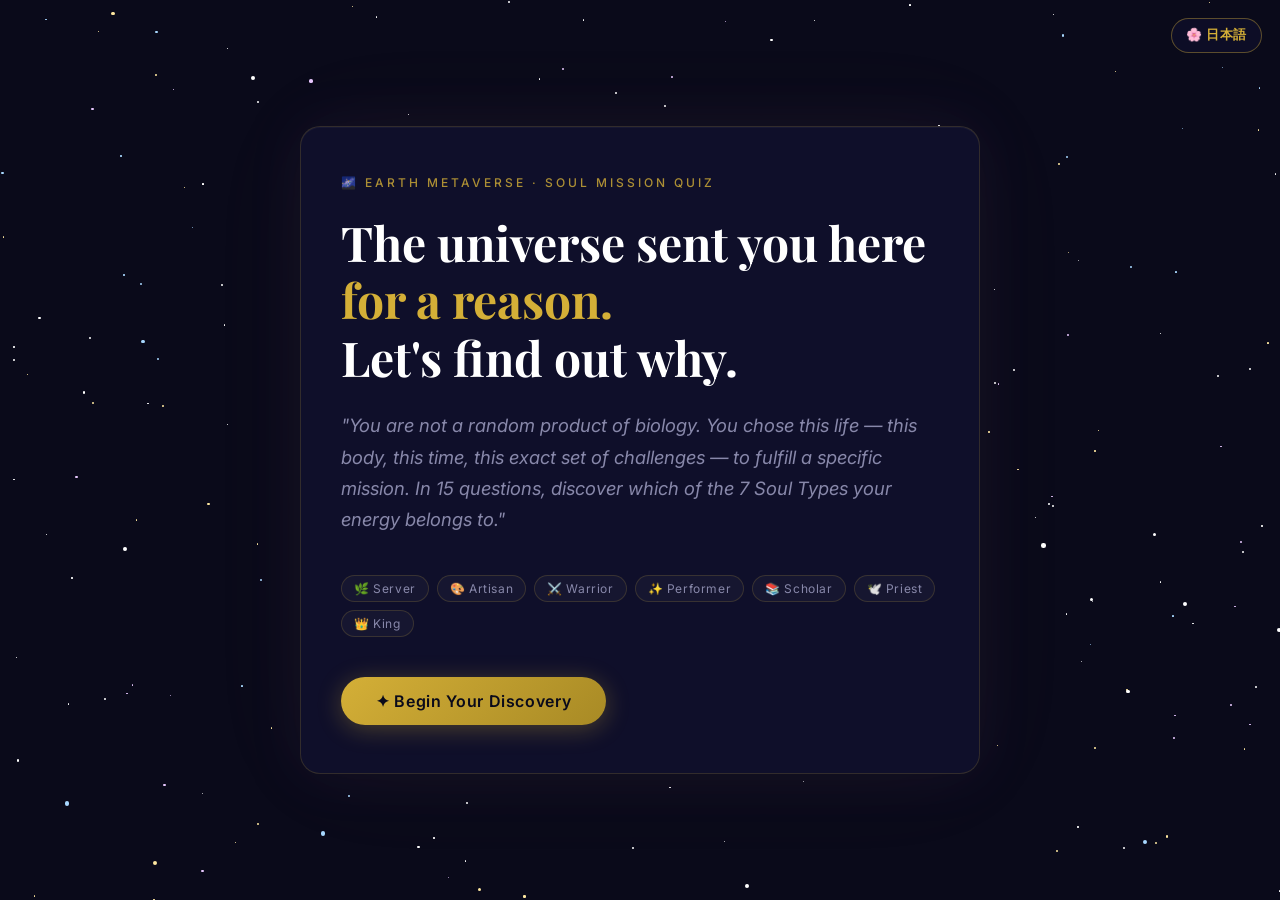
<file: index.html>
<!DOCTYPE html>
<html lang="en">
<head>
  <meta charset="UTF-8" />
  <meta name="viewport" content="width=device-width, initial-scale=1.0" />
  <title>Find Your Soul Mission · Earth Metaverse</title>
  <meta name="description" content="Discover your soul type and cosmic mission based on Nao Stanton's Earth Metaverse framework. A 15-question quiz reveals whether you are a Server, Artisan, Warrior, Performer, Scholar, Priest, or King." />
  <link rel="stylesheet" href="style.css" />
  <style>
    .lang-toggle-wrap {
      position: fixed;
      top: 18px;
      right: 18px;
      z-index: 999;
    }
    #lang-toggle {
      background: rgba(15, 15, 42, 0.85);
      border: 1px solid rgba(212,175,55,0.4);
      color: #D4AF37;
      font-family: 'Inter', sans-serif;
      font-size: 0.8rem;
      font-weight: 600;
      letter-spacing: 0.04em;
      padding: 8px 14px;
      border-radius: 20px;
      cursor: pointer;
      backdrop-filter: blur(8px);
      transition: all 0.3s ease;
      white-space: nowrap;
    }
    #lang-toggle:hover {
      background: rgba(212,175,55,0.15);
      border-color: rgba(212,175,55,0.7);
      box-shadow: 0 0 12px rgba(212,175,55,0.25);
    }
  </style>
</head>
<body>

  <!-- ── Language Toggle ────────────────────────────────────────────── -->
  <div class="lang-toggle-wrap">
    <button id="lang-toggle" onclick="window.location.href='index-jp.html'" aria-label="Switch to Japanese">🌸 日本語</button>
  </div>

  <!-- ── Star Field ─────────────────────────────────────────────────── -->
  <div class="star-field" id="star-field" aria-hidden="true"></div>

  <!-- ── App ────────────────────────────────────────────────────────── -->
  <div id="app">

    <!-- SCREEN 1: Welcome -->
    <section id="welcome-screen" class="screen active" role="main" aria-label="Welcome">
      <div class="card">
        <p class="welcome-eyebrow">🌌 Earth Metaverse · Soul Mission Quiz</p>
        <h1 class="welcome-title">
          The universe sent you here<br>
          <span class="accent">for a reason.</span><br>
          Let's find out why.
        </h1>
        <p class="welcome-subtitle">
          "You are not a random product of biology. You chose this life — this body, this time, this exact set of challenges — to fulfill a specific mission. In 15 questions, discover which of the 7 Soul Types your energy belongs to."
        </p>
        <div class="soul-types-preview" aria-label="The 7 Soul Types">
          <span class="soul-badge">🌿 Server</span>
          <span class="soul-badge">🎨 Artisan</span>
          <span class="soul-badge">⚔️ Warrior</span>
          <span class="soul-badge">✨ Performer</span>
          <span class="soul-badge">📚 Scholar</span>
          <span class="soul-badge">🕊️ Priest</span>
          <span class="soul-badge">👑 King</span>
        </div>
        <button id="begin-btn" class="btn-primary">
          ✦ Begin Your Discovery
        </button>
      </div>
    </section>

    <!-- SCREEN 1.5: Email Gate (shown before quiz starts) -->
    <section id="email-gate-screen" class="screen" role="main" aria-label="Email capture">
      <div class="card" style="max-width:480px;margin:0 auto;text-align:center;">
        <div style="font-size:2.5rem;margin-bottom:1rem;">🌌</div>
        <h2 style="font-size:1.4rem;margin-bottom:0.5rem;">Where should we send your results?</h2>
        <p style="color:rgba(255,255,255,0.7);margin-bottom:1.5rem;font-size:0.95rem;">Enter your email and we'll send your Soul Type reading + a free guide to your cosmic mission.</p>
        <form id="email-gate-form" onsubmit="submitEmailGate(event)" style="display:flex;flex-direction:column;gap:0.85rem;">
          <input
            type="text"
            id="gate-name-input"
            placeholder="Your first name"
            style="padding:0.75rem 1rem;border-radius:8px;border:1px solid rgba(212,175,55,0.4);background:rgba(255,255,255,0.07);color:#fff;font-size:1rem;outline:none;"
            required
          />
          <input
            type="email"
            id="gate-email-input"
            placeholder="Your email address"
            style="padding:0.75rem 1rem;border-radius:8px;border:1px solid rgba(212,175,55,0.4);background:rgba(255,255,255,0.07);color:#fff;font-size:1rem;outline:none;"
            required
          />
          <button type="submit" class="btn-primary" style="margin-top:0.25rem;">
            ✦ Reveal My Soul Type
          </button>
        </form>
        <p style="margin-top:1rem;font-size:0.78rem;color:rgba(255,255,255,0.4);">No spam. Unsubscribe anytime. We respect your privacy.</p>
      </div>
    </section>

    <!-- SCREEN 2: Quiz -->
    <section id="quiz-screen" class="screen" role="main" aria-label="Quiz">
      <div class="card">

        <!-- Progress -->
        <div class="progress-wrap">
          <div class="progress-meta">
            <span id="progress-text">Question 1 of 15</span>
            <span id="progress-pct">0%</span>
          </div>
          <div class="progress-track" role="progressbar" aria-valuemin="0" aria-valuemax="100" aria-valuenow="0">
            <div id="progress-bar"></div>
          </div>
        </div>

        <!-- Question -->
        <p id="question-text"></p>

        <!-- Answers -->
        <div id="answers-grid" role="group" aria-label="Answer choices"></div>

      </div>
    </section>

    <!-- SCREEN 3: Results -->
    <section id="result-screen" class="screen" role="main" aria-label="Your Soul Mission Results">
      <div class="card" style="max-width:680px;margin:0 auto;padding:2.5rem 1.5rem 3.5rem;">

        <!-- Cosmic Revelation Header -->
        <div style="text-align:center;padding:2rem 0 1.5rem;">
          <div id="result-emoji" role="img" aria-label="Soul type emoji" style="font-size:4.5rem;display:block;margin-bottom:1rem;filter:drop-shadow(0 0 24px rgba(212,175,55,0.6));"></div>
          <p style="color:rgba(212,175,55,0.7);font-size:0.8rem;letter-spacing:0.2em;text-transform:uppercase;margin:0 0 0.6rem;">Your Soul Type</p>
          <h2 id="result-name" style="font-size:clamp(2.2rem,7vw,3.2rem);font-weight:800;color:#fff;margin:0 0 0.6rem;letter-spacing:0.02em;"></h2>
          <p id="result-tagline" style="color:rgba(212,175,55,0.9);font-size:1rem;font-weight:500;letter-spacing:0.04em;margin:0;line-height:1.4;"></p>
        </div>

        <div style="text-align:center;color:rgba(212,175,55,0.35);letter-spacing:0.25em;margin:0.5rem 0 2rem;font-size:0.9rem;">✦ · · · · · ✦ · · · · · ✦</div>

        <!-- Soul Mission Card -->
        <div style="background:rgba(255,255,255,0.04);border:1px solid rgba(255,255,255,0.1);border-radius:16px;padding:1.75rem 2rem;margin-bottom:1.25rem;">
          <div style="color:#D4AF37;font-size:0.75rem;letter-spacing:0.16em;text-transform:uppercase;margin-bottom:0.75rem;font-weight:600;">⭐ Your Soul Mission</div>
          <p id="result-mission" style="color:rgba(255,255,255,0.85);line-height:1.8;margin:0;font-size:0.97rem;"></p>
        </div>

        <!-- Trap Card -->
        <div style="background:rgba(255,255,255,0.03);border:1px solid rgba(255,100,80,0.15);border-radius:16px;padding:1.75rem 2rem;margin-bottom:1.25rem;">
          <div style="color:#e07060;font-size:0.75rem;letter-spacing:0.16em;text-transform:uppercase;margin-bottom:0.75rem;font-weight:600;">⚠️ Your Matrix Trap</div>
          <p id="result-trap" style="color:rgba(255,255,255,0.8);line-height:1.8;margin:0;font-size:0.97rem;"></p>
        </div>

        <!-- Activation Card -->
        <div style="background:rgba(212,175,55,0.05);border:1px solid rgba(212,175,55,0.2);border-radius:16px;padding:1.75rem 2rem;margin-bottom:1.25rem;">
          <div style="color:#D4AF37;font-size:0.75rem;letter-spacing:0.16em;text-transform:uppercase;margin-bottom:0.75rem;font-weight:600;">⚡ Your B-Life Activation</div>
          <p id="result-activation" style="color:rgba(255,255,255,0.85);line-height:1.8;margin:0;font-size:0.97rem;"></p>
        </div>

        <!-- Planet Card -->
        <div style="background:rgba(255,255,255,0.03);border:1px solid rgba(255,255,255,0.08);border-radius:16px;padding:1.75rem 2rem;margin-bottom:1.5rem;">
          <div style="color:rgba(180,160,220,0.9);font-size:0.75rem;letter-spacing:0.16em;text-transform:uppercase;margin-bottom:0.75rem;font-weight:600;">🪐 Your Home Planet Energy</div>
          <p id="result-planet" style="color:rgba(255,255,255,0.78);line-height:1.8;margin:0;font-size:0.97rem;"></p>
        </div>

        <!-- Secondary Type -->
        <p id="secondary-type" style="text-align:center;color:rgba(255,255,255,0.5);font-size:0.88rem;line-height:1.6;margin:0 0 2rem;padding:0 0.5rem;"></p>

        <!-- Divider -->
        <div style="text-align:center;color:rgba(212,175,55,0.3);letter-spacing:0.2em;margin-bottom:2rem;font-size:0.85rem;">✦ · · · ✦ · · · ✦</div>

        <!-- Primary CTA — Gold Card -->
        <div style="
          background: linear-gradient(135deg, rgba(20,10,40,0.95) 0%, rgba(10,5,25,0.98) 100%);
          border: 1px solid rgba(212,175,55,0.4);
          border-radius: 16px;
          padding: 2rem 1.75rem;
          margin: 2rem auto;
          max-width: 420px;
          text-align: center;
          position: relative;
          overflow: hidden;
        ">
          <!-- Starfield dots (CSS) -->
          <div style="position:absolute;inset:0;background-image:radial-gradient(1px 1px at 20% 30%, rgba(255,255,255,0.3) 0%, transparent 100%), radial-gradient(1px 1px at 80% 70%, rgba(255,255,255,0.2) 0%, transparent 100%), radial-gradient(1px 1px at 50% 20%, rgba(255,255,255,0.3) 0%, transparent 100%), radial-gradient(1px 1px at 30% 80%, rgba(255,255,255,0.15) 0%, transparent 100%);pointer-events:none;"></div>
          <div style="font-size:3rem;margin-bottom:1rem;">🔮</div>
          <h3 style="font-size:1.5rem;font-weight:800;color:#fff;margin:0 0 0.75rem;line-height:1.2;">
            Unlock Your Complete Soul<br>Matrix Reading
          </h3>
          <p style="margin:0 0 1.25rem;">
            <span style="font-size:2rem;font-weight:800;color:#D4AF37;">$9</span>
            <span style="color:rgba(255,255,255,0.6);font-size:0.95rem;margin-left:0.4rem;">one-time</span>
          </p>
          <p style="color:rgba(255,255,255,0.75);font-size:0.9rem;margin:0 0 1.25rem;line-height:1.6;">
            Your soul chose this exact mission before arriving on Earth.<br>
            Now it's time to understand every layer of it.
          </p>
          <ul style="list-style:none;padding:0;margin:0 0 1.5rem;text-align:left;">
            <li style="color:rgba(255,255,255,0.85);padding:0.3rem 0;font-size:0.9rem;">✦ Full soul mission deep-dive (500–800 words)</li>
            <li style="color:rgba(255,255,255,0.85);padding:0.3rem 0;font-size:0.9rem;">✦ Shadow traits &amp; how to transcend them</li>
            <li style="color:rgba(255,255,255,0.85);padding:0.3rem 0;font-size:0.9rem;">✦ Your B-Life activation path</li>
            <li style="color:rgba(255,255,255,0.85);padding:0.3rem 0;font-size:0.9rem;">✦ Manifestation pattern unique to your type</li>
            <li style="color:rgba(255,255,255,0.85);padding:0.3rem 0;font-size:0.9rem;">✦ Ideal soul partners &amp; conflict dynamics</li>
          </ul>
          <a id="deep-read-btn" href="deep-read.html" style="
            display:block;
            background: linear-gradient(135deg, #D4AF37 0%, #F0CC50 50%, #D4AF37 100%);
            color:#1a0a2e;
            font-weight:800;
            font-size:1.05rem;
            padding:1rem 1.5rem;
            border-radius:12px;
            text-decoration:none;
            margin-bottom:0.75rem;
            text-align:center;
          ">🔑 Unlock My Full Reading — $9</a>
          <p style="color:rgba(255,255,255,0.35);font-size:0.75rem;font-style:italic;margin:0;">
            Demo: click to preview full reading (Stripe integration pending)
          </p>
        </div>

        <div style="display:flex;flex-direction:column;gap:1rem;align-items:center;margin-bottom:2rem;">
          <!-- Secondary CTA — soft -->
          <a
            href="https://www.amazon.com/dp/9798886454543"
            target="_blank"
            rel="noopener"
            style="display:block;width:100%;max-width:480px;background:rgba(212,175,55,0.07);border:1px solid rgba(212,175,55,0.35);color:rgba(212,175,55,0.85);font-weight:600;font-size:0.95rem;padding:0.95rem 1.75rem;border-radius:14px;text-decoration:none;letter-spacing:0.02em;text-align:center;transition:all 0.25s;">
            📚 Get The Earth Matrix book
          </a>
        </div>

        <!-- Retake / Print row -->
        <div style="display:flex;gap:0.75rem;justify-content:center;flex-wrap:wrap;">
          <button id="retake-btn" style="background:rgba(255,255,255,0.06);border:1px solid rgba(255,255,255,0.15);color:rgba(255,255,255,0.65);font-size:0.85rem;padding:0.6rem 1.25rem;border-radius:8px;cursor:pointer;font-family:inherit;transition:all 0.2s;">🔄 Retake Quiz</button>
          <button id="print-btn" style="background:rgba(255,255,255,0.06);border:1px solid rgba(255,255,255,0.15);color:rgba(255,255,255,0.65);font-size:0.85rem;padding:0.6rem 1.25rem;border-radius:8px;cursor:pointer;font-family:inherit;transition:all 0.2s;">🖨️ Print</button>
        </div>
        <p style="text-align:center;font-size:0.75rem;color:rgba(255,255,255,0.3);margin:0.75rem 0 0;">
          Not quite right? Each retake draws a fresh set of questions.
        </p>

      </div>
    </section>

  </div><!-- /#app -->

  <script>
    // ── Generate star field ──────────────────────────────────────────────
    (function() {
      const field = document.getElementById('star-field');
      const count = 250;
      const frag  = document.createDocumentFragment();
      for (let i = 0; i < count; i++) {
        const s = document.createElement('span');
        const size = Math.random() < 0.15 ? (Math.random() * 2.5 + 2) : (Math.random() * 1.5 + 0.8);
        s.style.cssText = [
          `left:${Math.random()*100}%`,
          `top:${Math.random()*100}%`,
          `width:${size}px`,
          `height:${size}px`,
          `--tw:${(Math.random()*5+1.5).toFixed(1)}s`,
          `animation-delay:${(Math.random()*8).toFixed(1)}s`
        ].join(';');
        frag.appendChild(s);
      }
      field.appendChild(frag);
    })();
  </script>
  <script>
    // Sync deep-read-btn href with soul type when results render
    document.addEventListener('DOMContentLoaded', function() {
      const observer = new MutationObserver(() => {
        const nameEl = document.getElementById('result-name');
        const btn = document.getElementById('deep-read-btn');
        if (nameEl && btn && nameEl.textContent) {
          btn.href = 'deep-read.html?type=' + encodeURIComponent(nameEl.textContent.trim());
        }
      });
      const nameEl = document.getElementById('result-name');
      if (nameEl) observer.observe(nameEl, { childList: true, characterData: true, subtree: true });
    });
  </script>
  <script src="question-bank.js"></script>
  <script src="quiz.js"></script>

  <!-- Pretext text measurement — auto-sizes result cards, prevents overflow -->
  <script type="module">
    import { sizeResultCard } from './pretext-measure.js';

    // Hook into the quiz's showResults by observing the result screen becoming visible
    const resultScreen = document.getElementById('result-screen');
    if (resultScreen) {
      const observer = new MutationObserver((mutations) => {
        for (const m of mutations) {
          if (m.type === 'attributes' && m.attributeName === 'class') {
            if (resultScreen.classList.contains('active')) {
              // Result screen just became visible — measure text
              // Small delay to let textContent settle
              requestAnimationFrame(() => {
                sizeResultCard('16px Inter, sans-serif', 26);
              });
            }
          }
        }
      });
      observer.observe(resultScreen, { attributes: true });
    }
  </script>
</body>
</html>
</file>
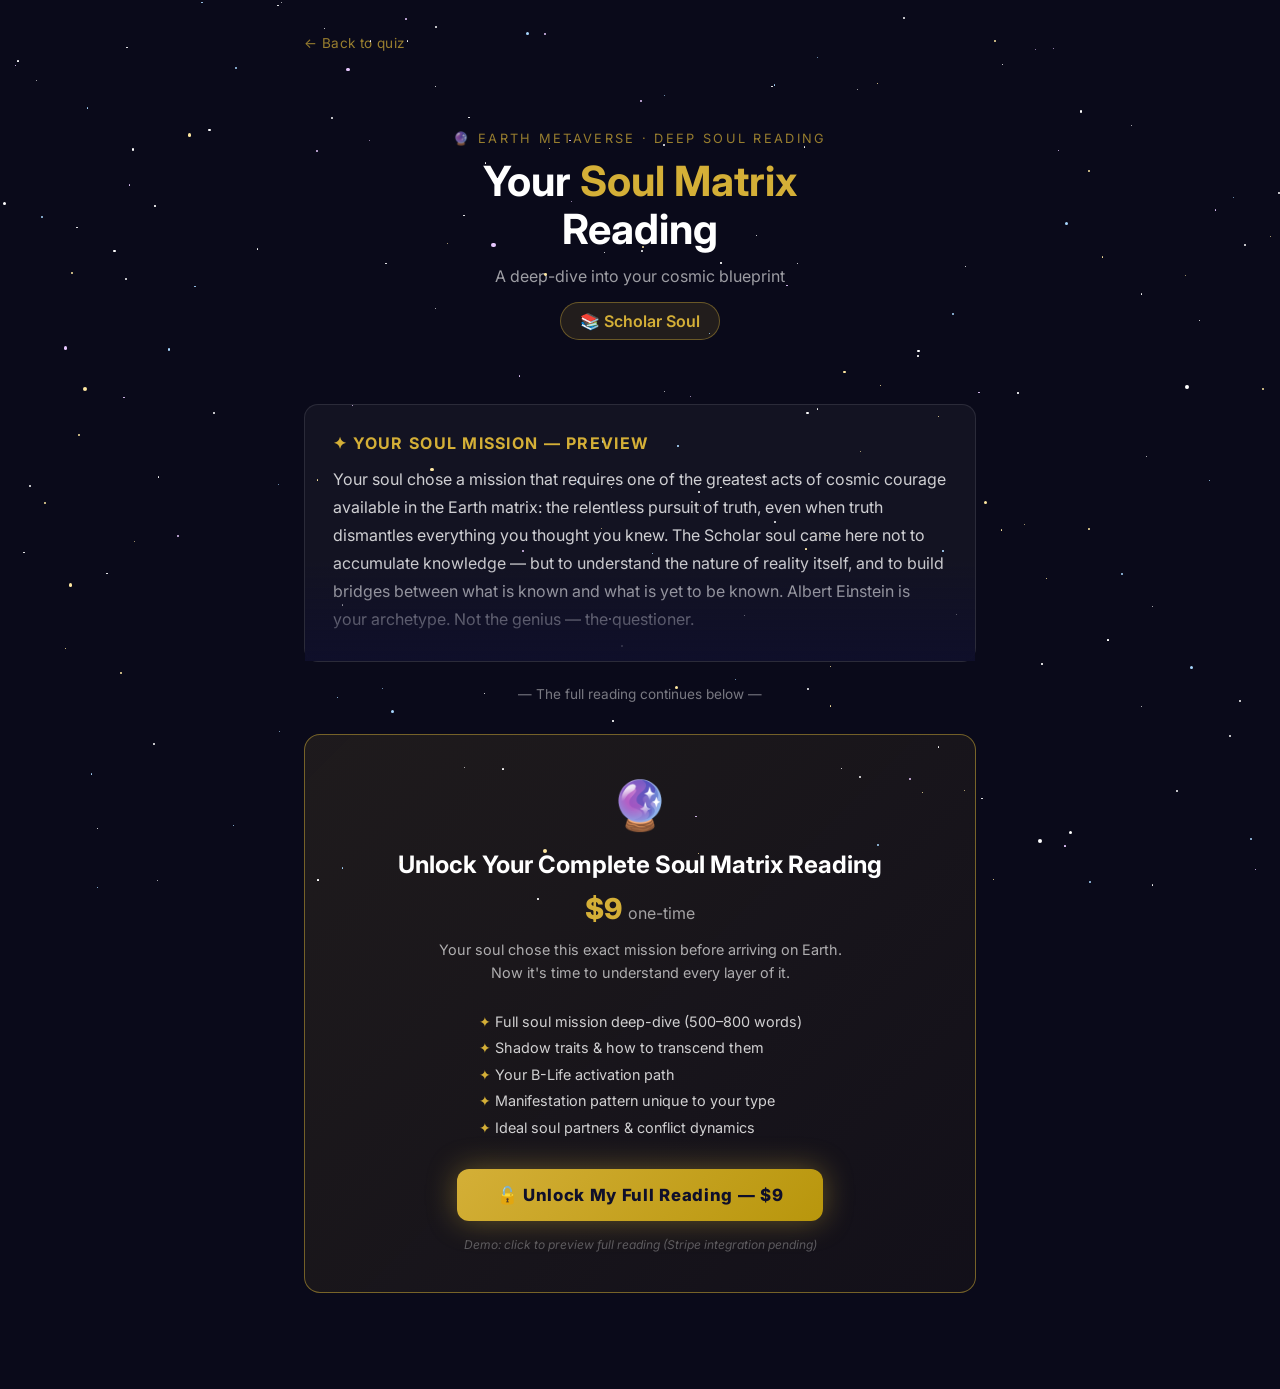
<file: deep-read.html>
<!DOCTYPE html>
<html lang="en">
<head>
  <meta charset="UTF-8" />
  <meta name="viewport" content="width=device-width, initial-scale=1.0" />
  <title>Deep Soul Matrix Reading · Earth Metaverse</title>
  <meta name="description" content="Your complete Soul Matrix Reading — a 500-800 word deep dive into your soul mission, shadow traits, activation path, and manifestation pattern." />
  <link rel="stylesheet" href="style.css" />
  <style>
    .deep-read-wrap {
      max-width: 720px;
      margin: 0 auto;
      padding: 2rem 1.5rem 4rem;
    }
    .dr-header {
      text-align: center;
      padding: 3rem 0 2rem;
    }
    .dr-eyebrow {
      color: rgba(212,175,55,0.7);
      font-size: 0.8rem;
      letter-spacing: 0.18em;
      text-transform: uppercase;
      margin-bottom: 0.75rem;
    }
    .dr-title {
      font-size: clamp(1.8rem, 5vw, 2.6rem);
      font-weight: 700;
      color: #fff;
      line-height: 1.15;
      margin-bottom: 0.75rem;
    }
    .dr-title .accent { color: #D4AF37; }
    .dr-sub {
      color: rgba(255,255,255,0.6);
      font-size: 1rem;
    }

    .soul-type-badge {
      display: inline-flex;
      align-items: center;
      gap: 0.5rem;
      background: rgba(212,175,55,0.12);
      border: 1px solid rgba(212,175,55,0.4);
      border-radius: 30px;
      padding: 0.5rem 1.2rem;
      color: #D4AF37;
      font-size: 1rem;
      font-weight: 600;
      margin: 1rem 0 2rem;
    }

    .teaser-section {
      background: rgba(255,255,255,0.04);
      border: 1px solid rgba(255,255,255,0.1);
      border-radius: 14px;
      padding: 1.75rem;
      margin-bottom: 1.5rem;
      position: relative;
    }
    .teaser-section h3 {
      color: #D4AF37;
      font-size: 1rem;
      letter-spacing: 0.08em;
      text-transform: uppercase;
      margin: 0 0 0.75rem;
    }
    .teaser-section p {
      color: rgba(255,255,255,0.8);
      line-height: 1.75;
      margin: 0;
    }
    .teaser-fade {
      position: relative;
    }
    .teaser-fade::after {
      content: '';
      position: absolute;
      bottom: 0; left: 0; right: 0;
      height: 100px;
      background: linear-gradient(transparent, #0f0f2a);
      pointer-events: none;
    }

    /* Paywall */
    .paywall-card {
      background: linear-gradient(135deg, rgba(212,175,55,0.1), rgba(180,130,20,0.05));
      border: 1px solid rgba(212,175,55,0.5);
      border-radius: 16px;
      padding: 2.5rem 2rem;
      text-align: center;
      margin: 2rem 0;
    }
    .paywall-card .pw-icon { font-size: 3rem; margin-bottom: 1rem; }
    .paywall-card h2 {
      color: #fff;
      font-size: 1.5rem;
      font-weight: 700;
      margin: 0 0 0.5rem;
    }
    .paywall-card .pw-price {
      color: #D4AF37;
      font-size: 1.8rem;
      font-weight: 800;
      margin: 0.75rem 0;
    }
    .paywall-card .pw-desc {
      color: rgba(255,255,255,0.65);
      font-size: 0.9rem;
      margin: 0 0 1.5rem;
      line-height: 1.6;
    }
    .pw-features {
      list-style: none;
      padding: 0;
      margin: 0 0 1.75rem;
      text-align: left;
      display: inline-block;
    }
    .pw-features li {
      color: rgba(255,255,255,0.8);
      font-size: 0.9rem;
      padding: 0.3rem 0;
    }
    .pw-features li::before { content: '✦ '; color: #D4AF37; }

    .btn-unlock {
      display: inline-block;
      background: linear-gradient(135deg, #D4AF37, #b8960c);
      color: #0f0f2a;
      font-weight: 800;
      font-size: 1.05rem;
      padding: 1rem 2.5rem;
      border-radius: 12px;
      border: none;
      cursor: pointer;
      letter-spacing: 0.04em;
      text-decoration: none;
      box-shadow: 0 0 30px rgba(212,175,55,0.4);
      transition: all 0.2s;
    }
    .btn-unlock:hover { opacity: 0.9; transform: translateY(-1px); }

    .mock-note {
      font-size: 0.75rem;
      color: rgba(255,255,255,0.3);
      margin-top: 1rem;
      font-style: italic;
    }

    /* Full reading (locked by default) */
    #full-reading { display: none; }
    .reading-section {
      background: rgba(255,255,255,0.04);
      border: 1px solid rgba(255,255,255,0.08);
      border-radius: 14px;
      padding: 1.75rem;
      margin-bottom: 1.5rem;
    }
    .reading-section h3 {
      color: #D4AF37;
      font-size: 0.85rem;
      letter-spacing: 0.15em;
      text-transform: uppercase;
      margin: 0 0 1rem;
    }
    .reading-section p {
      color: rgba(255,255,255,0.82);
      line-height: 1.8;
      margin: 0 0 1rem;
    }
    .reading-section p:last-child { margin: 0; }

    .cosmic-divider {
      text-align: center;
      color: rgba(212,175,55,0.4);
      letter-spacing: 0.2em;
      margin: 1.5rem 0;
    }

    .back-link {
      display: inline-block;
      color: rgba(212,175,55,0.7);
      font-size: 0.85rem;
      text-decoration: none;
      margin-bottom: 2rem;
      letter-spacing: 0.03em;
    }
    .back-link:hover { color: #D4AF37; }
  </style>
</head>
<body>
  <div class="star-field" id="star-field" aria-hidden="true"></div>

  <div class="deep-read-wrap">
    <a class="back-link" href="index.html">← Back to quiz</a>

    <div class="dr-header">
      <p class="dr-eyebrow">🔮 Earth Metaverse · Deep Soul Reading</p>
      <h1 class="dr-title">Your <span class="accent">Soul Matrix</span><br>Reading</h1>
      <p class="dr-sub">A deep-dive into your cosmic blueprint</p>
      <div id="type-badge" class="soul-type-badge">Loading your type...</div>
    </div>

    <!-- TEASER (20% free) -->
    <div id="teaser-wrap">
      <div class="teaser-section teaser-fade">
        <h3>✦ Your Soul Mission — Preview</h3>
        <p id="teaser-text">Loading your reading...</p>
      </div>
      <p style="color:rgba(255,255,255,0.45);font-size:0.85rem;text-align:center;margin:0.5rem 0 1.5rem;">
        — The full reading continues below —
      </p>

      <!-- PAYWALL -->
      <div class="paywall-card" id="paywall-card">
        <div class="pw-icon">🔮</div>
        <h2>Unlock Your Complete Soul Matrix Reading</h2>
        <div class="pw-price">$9 <span style="font-size:1rem;font-weight:400;color:rgba(255,255,255,0.6);">one-time</span></div>
        <p class="pw-desc">Your soul chose this exact mission before arriving on Earth.<br>Now it's time to understand every layer of it.</p>
        <ul class="pw-features">
          <li>Full soul mission deep-dive (500–800 words)</li>
          <li>Shadow traits & how to transcend them</li>
          <li>Your B-Life activation path</li>
          <li>Manifestation pattern unique to your type</li>
          <li>Ideal soul partners & conflict dynamics</li>
        </ul>
        <!-- Stripe placeholder — wire real link later -->
        <a href="https://buy.stripe.com/STRIPE_PAYMENT_LINK" class="btn-unlock" id="stripe-btn" onclick="mockUnlock(event)">
          🔓 Unlock My Full Reading — $9
        </a>
        <p class="mock-note">Demo: click to preview full reading (Stripe integration pending)</p>
      </div>
    </div>

    <!-- FULL READING (revealed after payment) -->
    <div id="full-reading">
      <div class="cosmic-divider">✦ · · · ✦ · · · ✦</div>
      <p style="text-align:center;color:#D4AF37;font-size:0.85rem;letter-spacing:0.1em;text-transform:uppercase;margin-bottom:2rem;">
        ✅ Soul Matrix Reading Unlocked
      </p>

      <div class="reading-section">
        <h3>🌟 Your Deep Soul Mission</h3>
        <p id="reading-mission"></p>
      </div>

      <div class="reading-section">
        <h3>🌑 Shadow Traits & Transcendence</h3>
        <p id="reading-shadow"></p>
      </div>

      <div class="reading-section">
        <h3>⚡ Your B-Life Activation Path</h3>
        <p id="reading-activation"></p>
      </div>

      <div class="reading-section">
        <h3>🌀 Manifestation Pattern</h3>
        <p id="reading-manifestation"></p>
      </div>

      <div class="reading-section">
        <h3>💫 Soul Partners & Conflict Dynamics</h3>
        <p id="reading-partners"></p>
      </div>

      <div style="margin-top:2rem;padding:1.5rem;background:rgba(212,175,55,0.07);border:1px solid rgba(212,175,55,0.25);border-radius:12px;text-align:center;">
        <p style="color:#D4AF37;font-size:1rem;font-weight:600;margin:0 0 0.75rem;">Ready to go even deeper?</p>
        <a href="https://www.amazon.com/dp/9798886454543" target="_blank" rel="noopener" style="display:inline-block;background:linear-gradient(135deg,#D4AF37,#b8960c);color:#0f0f2a;font-weight:700;font-size:0.95rem;padding:0.85rem 2rem;border-radius:10px;text-decoration:none;letter-spacing:0.03em;box-shadow:0 0 24px rgba(212,175,55,0.35);">
          📖 Get the full Earth Matrix book →
        </a>
      </div>
    </div>
  </div>

  <script>
    // ── Star field ──────────────────────────────────────────────────────
    (function() {
      const field = document.getElementById('star-field');
      const frag = document.createDocumentFragment();
      for (let i = 0; i < 200; i++) {
        const s = document.createElement('span');
        const size = Math.random() < 0.15 ? (Math.random() * 2.5 + 2) : (Math.random() * 1.5 + 0.8);
        s.style.cssText = `left:${Math.random()*100}%;top:${Math.random()*100}%;width:${size}px;height:${size}px;--tw:${(Math.random()*5+1.5).toFixed(1)}s;animation-delay:${(Math.random()*8).toFixed(1)}s`;
        frag.appendChild(s);
      }
      field.appendChild(frag);
    })();

    // ── Deep reading data per soul type ────────────────────────────────
    const READINGS = {
      'Server': {
        emoji: '🌿',
        teaser: "You arrived on Earth with a soul coded for one of the most profound missions in the cosmos: the art of devoted service. Not servitude — service. There is a vast difference. The Server soul chose to experience Earth through the lens of love made tangible — love that shows up, rolls up its sleeves, and holds space for others when the world feels heavy. Your soul has done this across lifetimes. You are the one people call when they don't know who else to call.",
        mission: "Your soul mission as a Server is to demonstrate that love, when expressed through consistent, devoted care, can shift entire realities. You did not come to Earth to be a background character. You came to be the living proof that selfless giving — done from a place of overflowing abundance rather than depletion — is one of the highest frequencies a human can embody.\n\nThe Earth matrix will test you by placing you in roles that drain before they restore. It will engineer situations that exploit your natural generosity, hoping you'll conclude that service is a burden. Your final exam is to discover that the source of your service is infinite — not your personal reserves, but the universal love that flows through you when you're aligned. Mother Teresa didn't serve from her own energy. She served from Source. That's the Server's secret.\n\nYou are here to model a new kind of power — the power of showing up fully for others while never abandoning yourself. Every relationship you enter is a classroom. Every act of giving is a transmission of cosmic love into the low-dimensional game of Earth.",
        shadow: "Your primary shadow is what the Earth Matrix framework calls Bondage — the gradual erosion of self through over-conformity to others' needs and values. Because your natural frequency is service, the matrix exploits this by surrounding you with takers. Not evil people — just people playing their own Earth game, who happen to need what you freely offer.\n\nThe shadow manifests as chronic exhaustion, resentment that surprises even you, and a deep, private question: 'Does anyone actually see me?' This question is the crack in the armor. It points to the real wound: you have been serving from fear — fear of being unworthy of love unless you're useful.\n\nTranscendence begins when you recognize that your soul mission is to serve from joy, not from scarcity. Practice saying no as a spiritual act. Every boundary you set is an act of love — it models self-respect to the people you serve, and keeps your channel clear for the service you're actually here to give.",
        activation: "Your B-Life activates the moment you shift from reactive service to intentional service. This means choosing who you serve, why, and from what energetic state — rather than responding to whoever shows up with the loudest need.\n\nPractical activation steps: (1) Identify the three relationships in your life that leave you feeling most depleted. Ask honestly — are you serving from love or from obligation? (2) Communicate one need you've been suppressing out of fear of burdening others. Notice what happens. (3) Find one daily practice that restores you before you give — and protect it like a sacred ritual. This is not selfishness. This is soul maintenance. (4) Order from your alien support team (soul family): 'Please show me who I'm truly here to serve, and remove people from my path who drain without reciprocating.' Be specific. Expect the shift within 21 days.",
        manifestation: "Server souls manifest through relationship alchemy — the ability to create reality shifts for others that simultaneously create shifts for themselves. Your manifestation pattern is not solo visualization. It's co-creation.\n\nYou manifest fastest when: you are actively in service to someone else's dream alongside your own. Your energy is activated by the joy of others. This is not a weakness — it is your design. Find what you want to create, find a partner or community who benefits from it, and watch how quickly the universe conspires.\n\nThe conflict-block most common to Servers: the belief that wanting for yourself is selfish. 'But I'm supposed to serve others' is the story that keeps you manifesting for others while starving yourself. Release the 'but.' The universe doesn't distinguish your needs as less worthy. Order precisely, without the apology.",
        partners: "Server souls are most harmonically aligned with Warrior and Priest soul types. Warriors provide the protection and decisiveness that Servers often lack for themselves — they will fight for the Server's wellbeing when the Server won't. Priests offer the spiritual validation and higher-truth perspective that helps Servers understand their mission at the cosmic level.\n\nConflict arises most intensely with King souls. Kings — natural leaders who expect the world to organize around their vision — can unconsciously weaponize the Server's generosity. This is not malice; it's two missions playing out their Earth game. The Server learns sovereignty from this friction. The King learns humility.\n\nArtisan souls make wonderful creative partners for Servers — the Artisan builds what the Server nurtures, and together they create something neither could achieve alone. Watch for Scholar souls who intellectualize rather than reciprocate — this can feel like a one-sided dynamic unless the Scholar is fully in their B-Life mission."
      },

      'Artisan': {
        emoji: '🎨',
        teaser: "Your soul coded itself for one of the most expressive missions in the Earth matrix: to build, shape, and infuse the world with meaning through creative force. Not art in the narrow sense — art in the cosmic sense. Every problem you encounter, you see as a canvas. Every relationship is a collaboration. Every system you touch gets redesigned. This is not a quirk. It is the signature of a soul who chose the Artisan mission before stepping into this body.",
        mission: "The Artisan soul mission is to demonstrate that reality itself is malleable — that the universe responds to creative intention with co-creative magic. You came to Earth to be living proof that imagination, when focused and executed, can change the material world. Your mission is not just to make beautiful things. It is to make things that wake people up.\n\nEvery Artisan carries a unique creative frequency — a specific way of seeing the world that no one else has. The Earth matrix will try to standardize you. School, corporate structures, social norms — all designed to sand down your edges and make you useful in predictable ways. Your exam is to remember that your edges are the mission.\n\nCoco Chanel didn't revolutionize fashion by following rules. She revolutionized it by dismantling them with beauty. That's the Artisan model. Your soul is here to show that the 'right way' is a suggestion, and that love expressed through original creation is one of the highest transmissions possible in this dimension.",
        shadow: "The Artisan's shadow is Artifice — the corruption of creative power for strategic deception. This is not about being dishonest. It's about using your incredible ability to craft narratives, aesthetics, and experiences in service of manipulation rather than liberation.\n\nIt shows up subtly: crafting a version of yourself designed to be loved rather than to be authentic. Building a life that looks like the Artisan mission but is actually optimized for applause. The difference between art that liberates and art that performs is the intention behind it.\n\nThe deeper shadow is creative paralysis born from perfectionism. Because Artisans feel things at high resolution, the gap between vision and execution can feel devastating. The matrix exploits this — it convinces you that if you can't do it perfectly, you shouldn't do it at all. This is the trap. Your B-Life breakthrough is releasing the need for the outcome to match the vision perfectly. Ship the imperfect thing. The universe will complete it.",
        activation: "Your B-Life activates when you stop creating for approval and start creating from transmission. This is the moment your Artisan power becomes fully unleashed — when the work stops being about you and starts being about the frequency it carries.\n\nActivation steps: (1) Identify one creative project you've been delaying because it 'isn't ready.' Set a launch date within 30 days. The universe will meet your commitment. (2) Audit your creative environment — is it designed for your most expansive thinking, or is it cluttered with others' energy? Clear it. (3) Order from your alien team: 'I am ready to receive the specific creative mission I came to Earth to complete. Show me the next step.' (4) Find one person in your life who benefits from what you create and share your work directly with them this week. Their response will recalibrate your compass.",
        manifestation: "Artisan souls are among the most powerful manifestors in the soul type spectrum — but only when the creative channel is clear. Your manifestation works through vivid sensory imagination. You don't just visualize; you architect. You feel the texture, hear the sound, inhabit the reality before it exists.\n\nYour block is the 'but I don't know how' story. Artisans often see the end vision clearly but get tangled in logistics. The solution: order the vision, release the method entirely. Your alien team's job is the how. Your job is the what and why.\n\nYou manifest fastest in physical creative flow states — when your hands are building, painting, writing, cooking, designing. These states open your channel. Schedule them like business meetings.",
        partners: "Artisans harmonize most naturally with Scholar and Performer souls. Scholars bring the intellectual framework that gives Artisan vision context and depth. Performers bring the amplification — they take what the Artisan creates and broadcast it to the world. This is a powerful creative-distribution partnership.\n\nConflict arises with Server souls when the Server's need for stability clashes with the Artisan's need for chaos and experimentation. Neither is wrong — these are just different mission frequencies. The growth edge for Artisans in these relationships is learning to communicate the 'why' behind the creative disruption.\n\nWarrior souls can be powerful protectors of Artisan creations — they provide the structure and boundaries that let Artisan energy flow safely. Watch for codependency traps with Priest souls who can become overly idealistic about what the Artisan should be creating."
      },

      'Warrior': {
        emoji: '⚔️',
        teaser: "Before you arrived on Earth, your soul made a choice that takes cosmic courage: to play as a Warrior. Not a fighter — a champion. Your soul coded itself to move toward challenges that others move away from, to stand in the gap when the gap needs filling, and to protect what matters with a ferocity that comes not from anger but from love. That love-fueled courage is your signature in the Earth matrix.",
        mission: "The Warrior soul mission is to demonstrate that true strength is love in action — courage that protects, resilience that inspires, and justice that heals rather than wounds. You came to Earth to show that battles can be won without violence, that standing firm is not the same as being hard, and that the most powerful shield is integrity.\n\nMahatma Gandhi is the Warrior archetype at full activation — someone who absorbed enormous pressure without becoming what he opposed. That is the Warrior's final exam: to fight the battle without becoming the battle. Every Warrior carries this test. The matrix will engineer situations that tempt you to coerce — to force your version of justice onto others. The invitation is always to find the higher path.\n\nYour soul mission gives you access to a reservoir of strength that other soul types don't have. You can endure what would break others. But this strength is meant to be channeled — into causes larger than yourself, into protection of those who cannot protect themselves, into the courageous conversations no one else will have.",
        shadow: "The Warrior's shadow is Coercion — the belief that your justice is absolute and that forcing others to comply is acceptable. This shadow activates when the Warrior has been hurt, when the system has failed, when evil has gone unchecked. The righteous anger is real. The urge to override is understandable. But it is the trap.\n\nThe subtler shadow is rigidity — becoming so attached to your values and your version of the right path that you lose the flexibility to adapt, learn, and evolve. Warriors can become trapped in fights that were already over, defending positions that no longer serve the mission.\n\nTranscendence: The Warrior who learns to distinguish between battles worth fighting and battles the ego is attached to wins on every front. Ask in every conflict: 'Is this my mission to fight, or is this my wound speaking?' The answer will guide you.",
        activation: "Your B-Life activates when you direct your Warrior energy toward your own liberation first — before protecting everyone else. The matrix exploits Warriors by surrounding them with fights to fight, people to protect, injustices to correct. It keeps you perpetually deployed in others' battles while your own soul mission sits waiting.\n\nActivation steps: (1) Identify the battle you've been fighting longest that has produced the least results. Consider releasing it — not in defeat, but as a strategic withdrawal to conserve energy for your actual mission. (2) Write down the three causes, people, or values you would fight for at any cost. These are your alignment indicators. (3) Ask your alien team: 'Direct my Warrior energy to its highest-purpose battle. Show me where my courage creates the most cosmic impact.' (4) Practice receiving protection. Warriors often cannot accept help — the B-Life upgrade is learning that strength includes the ability to be held.",
        manifestation: "Warrior souls manifest through decisive action and commitment. Your manifestation pattern is not passive visualization — it is bold declaration followed by relentless movement. When you commit to something fully, the universe clears the path at extraordinary speed.\n\nYour block is the shadow fighter: taking action that's actually combat with the old reality rather than movement toward the new one. Pushing against what you don't want uses the same energy as moving toward what you do want — but produces opposite results. Redirect the warrior energy from 'against' to 'toward.'\n\nYou manifest fastest when there is a worthy opponent — not a person, but a challenge large enough to activate your full capacity. Set goals that scare you. The Warrior's power fully awakens only when the stakes are real.",
        partners: "Warriors harmonize most naturally with Server and Artisan souls. Servers provide the nurturing and softness that Warriors need to restore between battles — a safe harbor where armor can be set down. Artisans offer the creative vision that gives the Warrior's strength a direction and a cause worth fighting for.\n\nThe most generative conflict is with Priest souls. Priests operate from universal love and tend to see the humanity in everyone — including the Warrior's adversaries. This friction can feel maddening, but it teaches the Warrior the highest form of the mission: fighting for love itself.\n\nKing souls are powerful allies when their missions are aligned — together, Warrior and King can move mountains. The danger is when the King's authority and the Warrior's sense of justice diverge. Establish mutual respect and clear agreements before partnering deeply."
      },

      'Performer': {
        emoji: '✨',
        teaser: "Your soul chose one of the most high-frequency missions in the cosmic game: to illuminate. Not to be seen — to illuminate. There is a difference that the Earth matrix works hard to obscure. The Performer soul came to Earth to use the full spectrum of human expression — voice, presence, storytelling, energy — to wake people up, move them, and remind them that they're alive. Every room you enter changes when you arrive. That is not accident. That is mission.",
        mission: "The Performer soul mission is to use expression as a vehicle for soul activation. Your presence in the world is not incidental — it is intentional, chosen at the soul level specifically because Earth is a stage where your frequency can create maximum impact.\n\nOprah Winfrey is the Performer archetype at full activation: using personal story, emotional authenticity, and platform to create transformation in millions. Not performance in the shallow sense — performance as transmission. Every time Oprah shares her own wound in service of healing someone else's, she's executing the Performer mission perfectly.\n\nYour soul came here specifically for this — the ability to feel at full volume, translate that feeling into expression, and create resonance in others. The matrix will try to reduce this to 'neediness for attention.' Don't believe it. Your emotional sensitivity is not a weakness to manage. It is your superpower.",
        shadow: "The Performer's shadow is Oration — using expressive ability to persuade, manipulate, or impose rather than to liberate. This is the Performer corrupted: the charismatic leader who uses their platform to create followers rather than free thinkers. The speaker who moves people toward dependency rather than empowerment.\n\nThe subtler shadow is the attention trap: performing for validation rather than transmission. When the Performer's self-worth becomes tied to the audience's response, the mission gets hijacked. Suddenly the goal is applause, not awakening. The work gets calibrated to what lands, not what's true.\n\nTranscendence is found in performing for an audience of one: yourself. When your expression is true regardless of response, you've broken the matrix's hold. Practice creating something that you will never share. Notice how it feels. That feeling is the source.",
        activation: "Your B-Life activates when your expression becomes fearless — when you stop editing yourself for the room and start trusting that the right people will be activated by your full frequency.\n\nActivation steps: (1) Identify the most authentic piece of your story that you've been afraid to share publicly. Find one safe space to share it this week. Notice the response. (2) Audit your current platforms and expressions — which ones feel like you, and which feel like a performance of who you think you should be? (3) Ask your alien team: 'Show me the specific expression I came to Earth to make. Give me the courage and the platform to deliver it fully.' (4) Find one creative discipline that has no audience — journaling, private dance, unshared voice memos — and do it daily. This is where your truest Performer energy recharges.",
        manifestation: "Performer souls are extraordinary manifestors through the power of vision and declaration. You don't just imagine — you inhabit. You can feel the future reality so vividly that parallel reality shift happens faster for you than almost any other soul type.\n\nYour block is performing your manifestation rather than feeling it. If your visualizations are staged — if you're 'doing' the vision rather than genuinely experiencing it — the universe receives a theatrical transmission, not a real one. Get underneath the performance to the actual feeling.\n\nYou manifest fastest when speaking your desires aloud to someone who believes in you. The act of articulating your desired reality in the presence of a witness activates the Performer's manifestation power at its highest level.",
        partners: "Performers harmonize most beautifully with Artisan and Scholar souls. Artisans create the work; Performers broadcast it. This is one of the most productive creative partnerships in the soul type matrix. Scholar souls ground the Performer's emotional intensity with perspective and analysis — they're the sounding board that makes the Performer's ideas sharper.\n\nConflict arises most intensely with Warrior souls who can interpret the Performer's expressiveness as drama or instability. The growth edge here is enormous for both: the Performer learns discipline and follow-through from the Warrior; the Warrior learns emotional intelligence and flexibility from the Performer.\n\nServer souls make devoted partners who genuinely celebrate the Performer — but watch for the dynamic where the Performer takes the Server's generosity for granted. The Performer's B-Life includes learning reciprocity."
      },

      'Scholar': {
        emoji: '📚',
        teaser: "Your soul chose a mission that requires one of the greatest acts of cosmic courage available in the Earth matrix: the relentless pursuit of truth, even when truth dismantles everything you thought you knew. The Scholar soul came here not to accumulate knowledge — but to understand the nature of reality itself, and to build bridges between what is known and what is yet to be known. Albert Einstein is your archetype. Not the genius — the questioner.",
        mission: "The Scholar soul mission is to illuminate the hidden architecture of reality — the patterns, principles, and profound truths that lie beneath the surface of the visible world. Your soul chose to experience Earth through the lens of inquiry, and your greatest gift is not your intelligence (though that runs deep) but your capacity to remain genuinely curious in the face of complexity.\n\nThe Earth matrix will offer you an easy escape: academia, analysis, expertise — the safe harbor of knowing things without being transformed by them. The Scholar's final exam is to move from knowledge to wisdom. Wisdom is knowledge that has been lived, tested, and allowed to change you.\n\nYou came to Earth to find the answers to questions that matter — not just intellectual puzzles, but the deep questions: What is the nature of consciousness? What is the relationship between love and reality? How does the universe actually work? These are not abstract questions for the Scholar soul. They are the mission.",
        shadow: "The Scholar's shadow is Theory — the retreat into intellectual abstraction as a defense against direct experience. This is the Scholar who can explain the theory of love beautifully but has never let love in. Who understands the neuroscience of emotion but has never sat with an unresolved feeling long enough to hear what it's saying.\n\nThe subtler shadow is intellectual superiority — using knowledge as a social barrier, a way to maintain distance, a proof of worth that doesn't require vulnerability. The earth matrix loves this version of the Scholar: brilliant, productive, emotionally inaccessible.\n\nTranscendence: The Scholar who integrates the emotional body with the intellectual mind becomes one of the most powerful transformational forces on Earth. The integration practice begins with one simple question, asked daily: 'What am I feeling right now?' Not analyzing the feeling — just naming it. This is the crack through which the Scholar's full power emerges.",
        activation: "Your B-Life activates when you begin applying your understanding to your own transformation — not just studying the map, but walking the territory. The Scholar who only reads about the Earth Matrix remains in Side A. The Scholar who applies the framework to their own matrix enters Side B.\n\nActivation steps: (1) Choose one significant belief you currently hold with certainty. Apply scholarly rigor to challenging it. What evidence exists against it? What would you need to conclude if that belief were wrong? (2) Identify one area of your life where theory and lived experience are completely misaligned. Close the gap by choosing one action this week that your theory says should work but that you've never tried. (3) Ask your alien team: 'I am ready to receive the specific knowledge I came to Earth to discover and transmit. Point me toward my research.' (4) Find one person in your life who does not share your intellectual framework. Practice being genuinely curious about how they see reality — without correcting or analyzing.",
        manifestation: "Scholar souls manifest through understanding. Once a Scholar truly grasps why something works — the mechanism, the principle, the cosmic logic — they can replicate it with extraordinary precision. Your manifestation power is activated by clarity.\n\nYour block is the analysis-paralysis loop: researching manifestation instead of practicing it. The Scholar can spend years studying the law of attraction without manifesting anything, because study has replaced action. The universe responds to aligned action, not to comprehensive understanding.\n\nYou manifest fastest when you can see the logical pathway from where you are to where you want to be — even if the pathway is incomplete. Start with the first clear step. Let each completed step reveal the next. Trust the process enough to move before you have the full picture.",
        partners: "Scholars harmonize most naturally with Performer and Artisan souls. Performers provide the emotional aliveness and expression that draws Scholars out of their heads and into embodied experience. Artisans turn the Scholar's ideas into tangible creations that impact the world beyond the theoretical.\n\nConflict arises most sharply with Server souls who experience the Scholar's analytical detachment as coldness or indifference. The Scholar's growth edge in these relationships is learning to lead with empathy before analysis — to feel with the Server before explaining to them.\n\nPriest souls offer the Scholar's most profound philosophical partnership — two deep truth-seekers who approach reality from complementary angles. When a Scholar and Priest are in alignment, their combined transmission can reshape entire communities."
      },

      'Priest': {
        emoji: '🕊️',
        teaser: "Before you arrived on Earth, your soul chose the most loving mission available in the cosmic game: to be a living transmission of universal truth. Not a religious leader — though the map is accurate. A Priest soul is someone whose very presence reminds others of what is real, what matters, and what love actually looks like when it's not compromised. The Dalai Lama is your archetype. Not the title — the frequency.",
        mission: "The Priest soul mission is to hold the frequency of unconditional love in a dimension that is specifically designed to make unconditional love feel impossible. Earth — with its betrayals, disappointments, injustices, and losses — is the ultimate testing ground for the Priest's mission. Every time a Priest soul chooses love in a situation where fear or judgment would be completely justified, they fulfill their mission.\n\nYou came to Earth as a carrier of higher truth — not to preach, but to embody. The most powerful Priest transmissions are not words. They are moments when someone encounters you and feels, inexplicably, that they are seen, accepted, and belonging. This is the Priest soul doing its work.\n\nThe Earth matrix will test you by surrounding you with people who mistake your love for weakness, your acceptance for naivety, and your non-judgment for lack of discernment. Your final exam is to maintain the open heart without losing the clear mind. Love without wisdom is vulnerability. Wisdom without love is armor. The Priest mission is both.",
        shadow: "The Priest's shadow is Zeal — the corruption of spiritual conviction into righteous imposition. This is the spiritual leader who has decided they know what's best for others' souls and begins engineering their conversion. Even when the teaching is true, imposition breaks the soul's sovereign right to its own journey.\n\nThe subtler shadow is spiritual bypassing: using higher truths to avoid lower-dimensional pain. The Priest who responds to grief with 'everything is perfect as it is' without first sitting in the grief has bypassed, not healed. The Earth matrix loves this — it neutralizes the Priest's power by making them emotionally inaccessible.\n\nTranscendence: The Priest who can hold both the cosmic truth AND the human wound simultaneously — without resolving the tension too quickly — becomes a healing presence of extraordinary power. Practice sitting with the 'wrong' feelings without immediately spiritualizing them.",
        activation: "Your B-Life activates when you begin operating from chosen love rather than reflexive love. Reflexive love is the Priest's default — it flows naturally, sometimes too freely. Chosen love is conscious, boundaried, and sustainable. It says 'I choose to hold this person in love even when it costs me something' — and that choice creates transformation that reflexive love cannot.\n\nActivation steps: (1) Identify one relationship where your love has been consistently flowing without boundaries. Name one clear boundary you need to establish. Set it this week. This is a spiritual act. (2) Find the teaching that most activates your Priest frequency — the idea or truth that makes you feel most alive when you share it. Build one piece of content, conversation, or creation around it. (3) Ask your alien team: 'Show me the specific community I am here to guide and the specific transmission I carry for them. Connect me to the people who are ready to receive my teaching.' (4) Practice receiving love. Priests often give beautifully but receive awkwardly. Let someone love you this week without deflecting it.",
        manifestation: "Priest souls manifest through alignment with universal will. This is the most surrendered of all the manifestation patterns — not passive, but not controlling. The Priest at full activation says 'I hold my desired reality clearly, and I release it fully to the universe's timing and method.'\n\nYour block is the spiritual performance of non-attachment that secretly harbors deep attachment. True non-attachment is not indifference — it is trust. If you find yourself saying 'I'm not attached to the outcome' while secretly monitoring for signs of its arrival, you're performing non-attachment, not living it. The universe sees through the performance.\n\nYou manifest fastest when in deep prayer, meditation, or connection with your alien support team. The Priest's channel to higher-dimensional guidance is the most open of any soul type — use it. The answers you receive are real. The signs you see are real. Trust them.",
        partners: "Priest souls harmonize most deeply with Scholar and King souls. Scholars provide the intellectual framework that gives the Priest's spiritual intuitions grounding and articulation — together they can build teachings that are both profound and precise. King souls provide the leadership structure that gives the Priest's teachings maximum reach and impact.\n\nConflict arises most intensely with Performer souls who can experience the Priest's depth as heaviness, and the Priest can experience the Performer's levity as superficiality. The hidden gift in this friction is enormous: the Performer teaches the Priest joy; the Priest teaches the Performer depth.\n\nWarrior souls are the Priest's most powerful protectors — they fight for the space in which the Priest's work can flourish. When in genuine alignment, this is one of the most impactful partnerships in the soul type matrix."
      },

      'King': {
        emoji: '👑',
        teaser: "Your soul chose the most visible and most vulnerable mission in the Earth matrix: to lead. Not rule — lead. The distinction is everything, and your entire Earth journey is the journey from one to the other. The King soul came to Earth specifically to experience what it means to gather people, hold vision for them, and guide them toward something larger than any individual — and to do this through love, not power.",
        mission: "The King soul mission is to demonstrate that true authority emerges from love, not from dominance. You came to Earth to experience and ultimately transcend the full spectrum of power — from tyranny to benevolence — and in doing so, model a form of leadership that the Earth matrix desperately needs.\n\nCleopatra is your archetype — not the romantic figure, but the sovereign one. Someone who held authority over an enormous domain, navigated impossible external pressures, and continuously had to choose between love and power. The King's final exam is always the same: when it costs you something to lead with love, do you?\n\nYou have been placed in positions of influence throughout your Earth journey — sometimes visibly, sometimes behind the scenes. You are the one others look to when direction is needed. This is not ego. This is mission. The discomfort you feel about leading — the impostor syndrome, the fear of judgment — is the matrix testing whether you'll claim your mission or abandon it.",
        shadow: "The King's shadow is Tyranny — the corruption of authority into control. This manifests in obvious forms (the authoritarian boss, the controlling partner) and subtle ones (the visionary who can't tolerate dissent, the leader who creates dependency rather than empowerment, the person who always needs to be right).\n\nThe subtler shadow is the abdicated King: someone who feels the pull of their leadership mission but refuses to answer it — often out of fear of the responsibility or the scrutiny. Abdicating your mission doesn't make it go away. It just creates a vacuum that lesser leadership fills.\n\nTranscendence: The King who can hold their authority lightly — confident in it without needing to assert it, grounded in it without weaponizing it — activates the highest frequency of the mission. Practice asking, rather than directing. Practice elevating others' vision before your own. The greatest Kings make every person in the room feel like royalty.",
        activation: "Your B-Life activates when you accept the full weight of your leadership mission — not reluctantly, but with the joy of someone who finally knows why they're here. Reluctant Kings lead badly. Joyful Kings lead by transmission.\n\nActivation steps: (1) Name the domain you are here to lead — not where you currently are, but where you feel most alive and most effective. This is your kingdom. Claim it explicitly, even if only to yourself. (2) Identify one person in your sphere who is ready to be elevated. Give them a meaningful responsibility this week. Watch what happens when you lead through elevation. (3) Ask your alien team: 'I am ready to fully inhabit my leadership mission. Show me the kingdom I came to build and the team of souls who are here to build it with me. I order a clear next step.' (4) Address the Tyranny shadow directly: ask the people closest to you where your leadership style has constrained rather than liberated them. Listen without defending.",
        manifestation: "King souls manifest through command — decisive declaration of a desired reality, backed by absolute confidence in its arrival. Your manifestation power is at its peak when you lead like the outcome is already certain. The universe responds to Kings who act from the future back, not from the present forward.\n\nYour block is the conditional command: 'I want this, IF it's meant to be.' This qualifier is the King hedging their authority — and the universe honors the hedge. Remove the conditions. Command with love and specificity. The aliens are waiting for your order.\n\nYou manifest fastest through action taken in faith before evidence arrives. The King who waits for proof before leading never leads. The King who leads from vision creates the proof. Order your desired reality with kindergarten-level specificity: who, what, when, where, how much. Then move as if it's done.",
        partners: "King souls harmonize most powerfully with Warrior and Priest souls. Warriors provide the operational execution and protection that makes the King's vision sustainable — they are the loyal generals who implement what the King envisions. Priest souls provide the moral compass and love frequency that keeps the King's authority from drifting toward tyranny.\n\nConflict arises most sharply with other King souls. Two Kings in a room without clear domain delineation will clash — not from malice, but from the natural gravitational pull of two strong leadership frequencies. The solution is always the same: clarify who leads what, and respect the boundary completely.\n\nServer souls are devoted supporters of Kings whose mission they believe in — but the King must be vigilant about honoring the Server's needs and contributions. Artisan souls bring the creative vision that makes the King's domain magnetic — invest in these relationships deeply."
      }
    };

    // ── Initialize page ────────────────────────────────────────────────
    const params = new URLSearchParams(window.location.search);
    const rawType = params.get('type') || '';

    // Normalize soul type name
    function normalizeSoulType(t) {
      const map = {
        'server': 'Server', 'artisan': 'Artisan', 'warrior': 'Warrior',
        'performer': 'Performer', 'scholar': 'Scholar', 'priest': 'Priest',
        'king': 'King', 'ruler': 'King',
        // Japanese soul type names
        'サーバー': 'Server', 'アーティザン': 'Artisan', 'ウォリアー': 'Warrior',
        'パフォーマー': 'Performer', 'スカラー': 'Scholar', 'プリースト': 'Priest',
        'キング': 'King'
      };
      return map[t.toLowerCase()] || map[t] || t.charAt(0).toUpperCase() + t.slice(1);
    }

    const soulType = normalizeSoulType(rawType) || 'Scholar';
    const reading = READINGS[soulType] || READINGS['Scholar'];

    // Set badge
    document.getElementById('type-badge').textContent = `${reading.emoji} ${soulType} Soul`;

    // Set teaser
    document.getElementById('teaser-text').textContent = reading.teaser;

    // Set full reading content
    document.getElementById('reading-mission').textContent = reading.mission;
    document.getElementById('reading-shadow').textContent = reading.shadow;
    document.getElementById('reading-activation').textContent = reading.activation;
    document.getElementById('reading-manifestation').textContent = reading.manifestation;
    document.getElementById('reading-partners').textContent = reading.partners;

    // Mock unlock (demo)
    function mockUnlock(e) {
      const href = e.target.href || e.currentTarget.href;
      if (href && href.includes('STRIPE_PAYMENT_LINK')) {
        e.preventDefault();
        document.getElementById('paywall-card').style.display = 'none';
        document.getElementById('full-reading').style.display = 'block';
        document.getElementById('full-reading').scrollIntoView({ behavior: 'smooth', block: 'start' });
      }
    }
    // Expose globally
    window.mockUnlock = mockUnlock;
  </script>
</body>
</html>
</file>
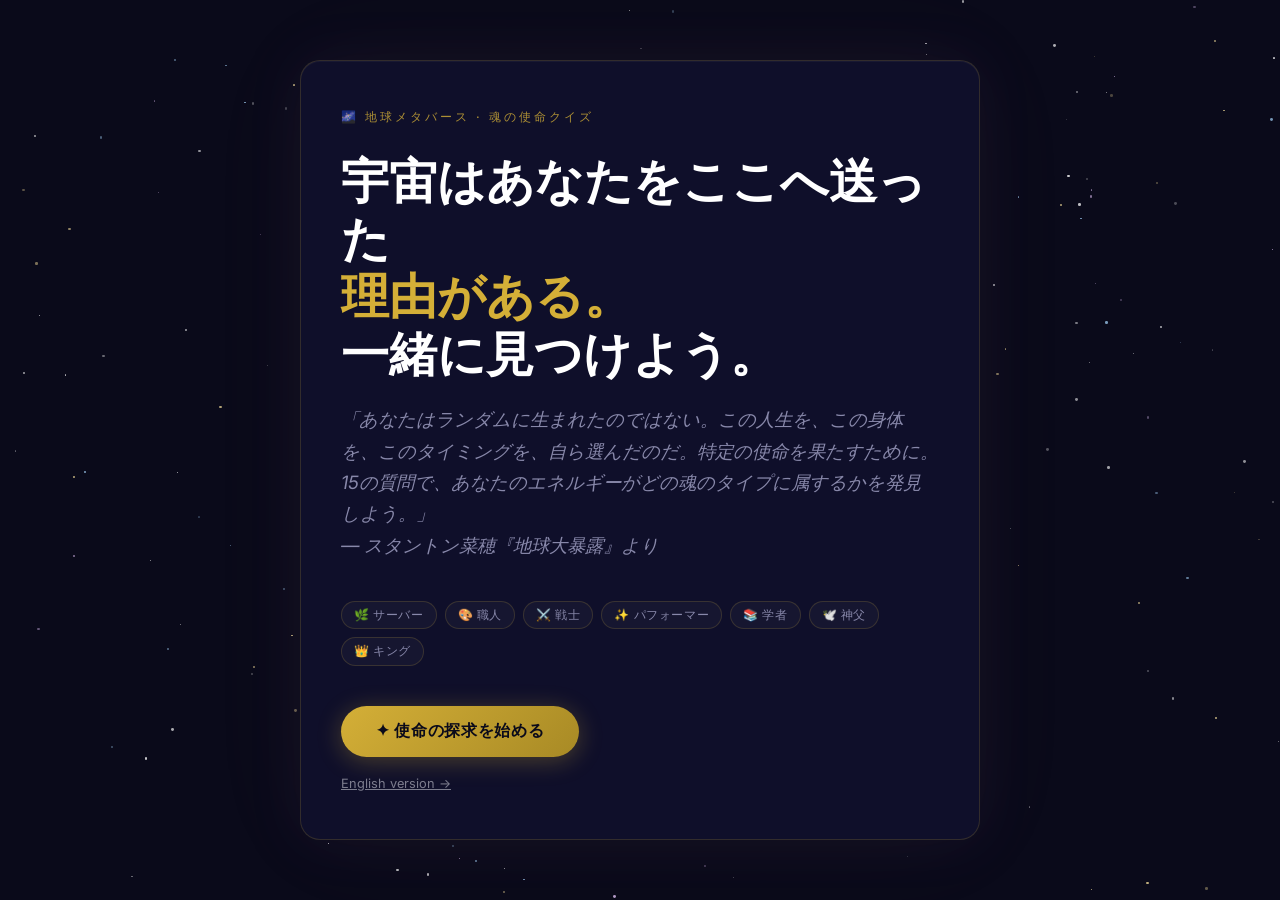
<file: index-ja.html>
<!DOCTYPE html>
<html lang="ja">
<head>
  <meta charset="UTF-8" />
  <meta name="viewport" content="width=device-width, initial-scale=1.0" />
  <title>あなたの魂の使命を見つけよう · 地球メタバース</title>
  <meta name="description" content="スタントン菜穂の『地球大暴露』をもとに、あなたの魂のタイプと宇宙的使命を発見する15問のクイズ。サーバー・職人・戦士・パフォーマー・学者・神父・キングの7タイプから診断します。" />
  <link rel="stylesheet" href="style.css" />
</head>
<body>

  <!-- ── Star Field ─────────────────────────────────────────────────── -->
  <div class="star-field" id="star-field" aria-hidden="true"></div>

  <!-- ── App ────────────────────────────────────────────────────────── -->
  <div id="app">

    <!-- SCREEN 1: Welcome -->
    <section id="welcome-screen" class="screen active" role="main" aria-label="ようこそ">
      <div class="card">
        <p class="welcome-eyebrow">🌌 地球メタバース · 魂の使命クイズ</p>
        <h1 class="welcome-title">
          宇宙はあなたをここへ送った<br>
          <span class="accent">理由がある。</span><br>
          一緒に見つけよう。
        </h1>
        <p class="welcome-subtitle">
          「あなたはランダムに生まれたのではない。この人生を、この身体を、このタイミングを、自ら選んだのだ。特定の使命を果たすために。15の質問で、あなたのエネルギーがどの魂のタイプに属するかを発見しよう。」<br>
          <em>― スタントン菜穂『地球大暴露』より</em>
        </p>
        <div class="soul-types-preview" aria-label="7つの魂のタイプ">
          <span class="soul-badge">🌿 サーバー</span>
          <span class="soul-badge">🎨 職人</span>
          <span class="soul-badge">⚔️ 戦士</span>
          <span class="soul-badge">✨ パフォーマー</span>
          <span class="soul-badge">📚 学者</span>
          <span class="soul-badge">🕊️ 神父</span>
          <span class="soul-badge">👑 キング</span>
        </div>
        <button id="begin-btn" class="btn-primary">
          ✦ 使命の探求を始める
        </button>
        <p style="margin-top:1.2rem;font-size:0.8rem;opacity:0.5;"><a href="index.html" style="color:inherit;">English version →</a></p>
      </div>
    </section>

    <!-- SCREEN 2: Quiz -->
    <section id="quiz-screen" class="screen" role="main" aria-label="クイズ">
      <div class="card">

        <!-- Progress -->
        <div class="progress-wrap">
          <div class="progress-meta">
            <span id="progress-text">質問 1 / 15</span>
            <span id="progress-pct">0%</span>
          </div>
          <div class="progress-track" role="progressbar" aria-valuemin="0" aria-valuemax="100" aria-valuenow="0">
            <div id="progress-bar"></div>
          </div>
        </div>

        <!-- Question -->
        <p id="question-text"></p>

        <!-- Answers -->
        <div id="answers-grid" role="group" aria-label="回答の選択肢"></div>

      </div>
    </section>

    <!-- SCREEN 3: Results -->
    <section id="result-screen" class="screen" role="main" aria-label="魂の使命 診断結果">
      <div class="card">

        <!-- Header -->
        <div class="result-header">
          <span id="result-emoji" role="img" aria-label="魂のタイプ絵文字"></span>
          <h2 id="result-name"></h2>
          <p id="result-tagline"></p>
        </div>

        <div class="cosmic-divider">✦ · · · ✦</div>

        <!-- Mission -->
        <div class="result-section section-mission">
          <div class="result-section-label">⭐ あなたの魂の使命</div>
          <p id="result-mission"></p>
        </div>

        <!-- Trap -->
        <div class="result-section section-trap">
          <div class="result-section-label">⚠️ あなたのマトリックストラップ（落とし穴）</div>
          <p id="result-trap"></p>
        </div>

        <!-- Activation -->
        <div class="result-section section-activation">
          <div class="result-section-label">⚡ あなたのB面人生アクティベーション</div>
          <p id="result-activation"></p>
        </div>

        <!-- Planet -->
        <div class="result-section section-planet">
          <div class="result-section-label">🪐 あなたのホームプラネットエネルギー</div>
          <p id="result-planet"></p>
        </div>

        <!-- Secondary -->
        <p class="secondary-mention" id="secondary-type"></p>

        <!-- Actions -->
        <div class="result-actions">
          <button id="print-btn" class="btn-primary">🖨️ 使命をプリントする</button>
          <button id="retake-btn" class="btn-secondary">🔄 もう一度診断する</button>
        </div>

      </div>
    </section>

  </div><!-- /#app -->

  <script>
    // ── Generate star field ──────────────────────────────────────────────
    (function() {
      const field = document.getElementById('star-field');
      const count = 200;
      const frag  = document.createDocumentFragment();
      for (let i = 0; i < count; i++) {
        const s = document.createElement('span');
        const size = Math.random() * 2 + 1;
        s.style.cssText = [
          `left:${Math.random()*100}%`,
          `top:${Math.random()*100}%`,
          `width:${size}px`,
          `height:${size}px`,
          `opacity:${Math.random()*0.6+0.2}`,
          `--tw:${(Math.random()*4+2).toFixed(1)}s`,
          `animation-delay:${(Math.random()*5).toFixed(1)}s`
        ].join(';');
        frag.appendChild(s);
      }
      field.appendChild(frag);
    })();
  </script>
  <script src="quiz-ja.js"></script>
</body>
</html>
</file>
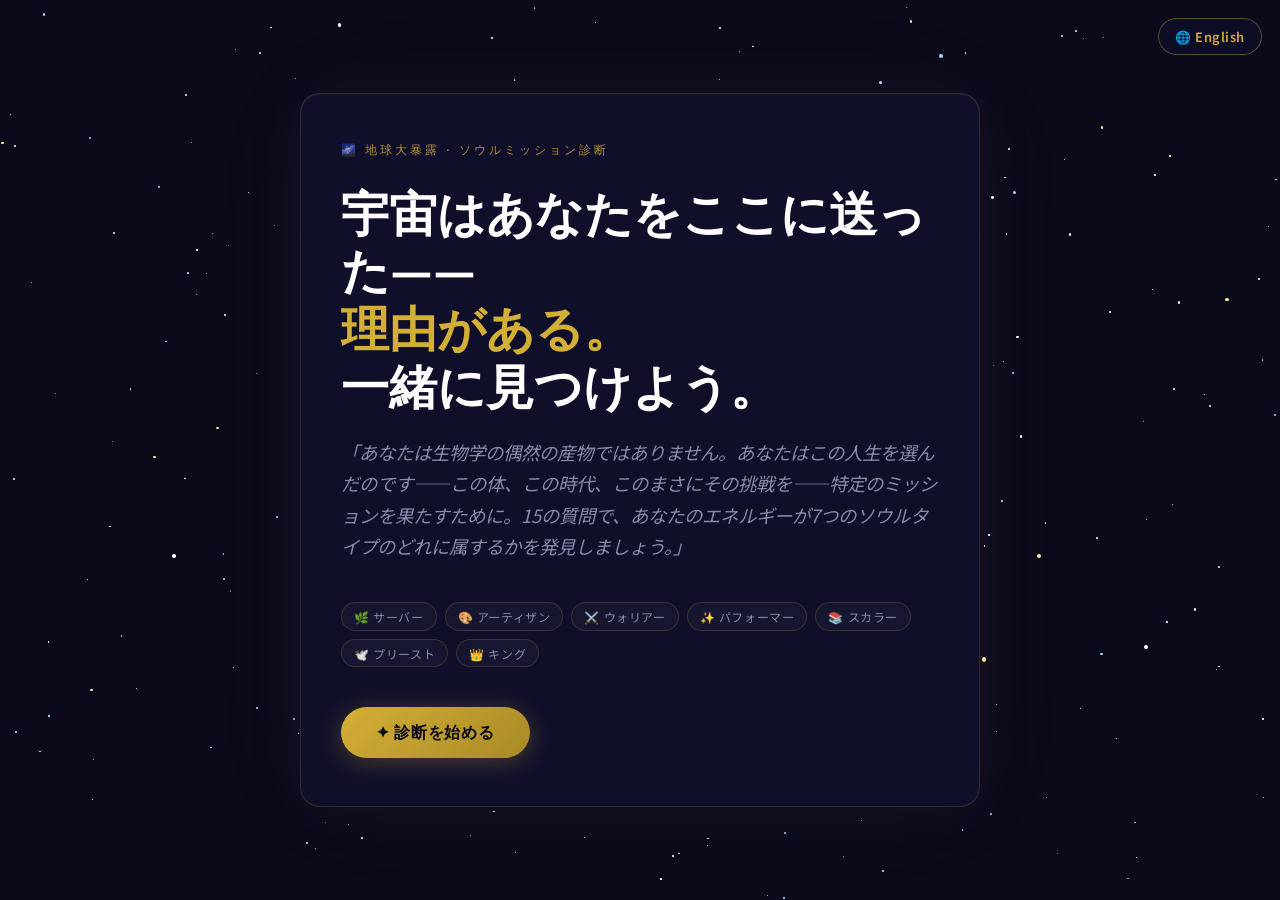
<file: index-jp.html>
<!DOCTYPE html>
<html lang="ja">
<head>
  <meta charset="UTF-8" />
  <meta name="viewport" content="width=device-width, initial-scale=1.0" />
  <title>ソウルミッション診断 · 地球大暴露</title>
  <meta name="description" content="Nao Stantonの「地球大暴露」フレームワークに基づき、あなたのソウルタイプと宇宙的ミッションを発見しましょう。15の質問で明らかになります。" />
  <link rel="preconnect" href="https://fonts.googleapis.com">
  <link rel="preconnect" href="https://fonts.gstatic.com" crossorigin>
  <link href="https://fonts.googleapis.com/css2?family=Noto+Sans+JP:wght@300;400;500;700&display=swap" rel="stylesheet">
  <link rel="stylesheet" href="style.css" />
  <style>
    body { font-family: 'Noto Sans JP', 'Hiragino Sans', 'Yu Gothic', sans-serif; }

    .lang-toggle-wrap {
      position: fixed;
      top: 18px;
      right: 18px;
      z-index: 999;
    }
    #lang-toggle {
      background: rgba(15,15,42,0.85);
      border: 1px solid rgba(212,175,55,0.4);
      color: #D4AF37;
      font-family: 'Noto Sans JP', sans-serif;
      font-size: 0.8rem;
      font-weight: 600;
      letter-spacing: 0.04em;
      padding: 8px 16px;
      border-radius: 20px;
      cursor: pointer;
      backdrop-filter: blur(8px);
      transition: all 0.25s ease;
    }
    #lang-toggle:hover {
      background: rgba(212,175,55,0.15);
      border-color: rgba(212,175,55,0.7);
    }

    /* Section labels in Japanese */
    .result-section-label { font-family: 'Noto Sans JP', sans-serif; }
  </style>
</head>
<body>

  <!-- ── Language Toggle ─────────────────────────────────────────────── -->
  <div class="lang-toggle-wrap">
    <button id="lang-toggle" onclick="window.location.href='index.html'">🌐 English</button>
  </div>

  <!-- ── Star Field ─────────────────────────────────────────────────── -->
  <div class="star-field" id="star-field" aria-hidden="true"></div>

  <!-- ── App ────────────────────────────────────────────────────────── -->
  <div id="app">

    <!-- SCREEN 1: Welcome -->
    <section id="welcome-screen" class="screen active" role="main" aria-label="ようこそ">
      <div class="card">
        <p class="welcome-eyebrow">🌌 地球大暴露 · ソウルミッション診断</p>
        <h1 class="welcome-title">
          宇宙はあなたをここに送った——<br>
          <span class="accent">理由がある。</span><br>
          一緒に見つけよう。
        </h1>
        <p class="welcome-subtitle">
          「あなたは生物学の偶然の産物ではありません。あなたはこの人生を選んだのです——この体、この時代、このまさにその挑戦を——特定のミッションを果たすために。15の質問で、あなたのエネルギーが7つのソウルタイプのどれに属するかを発見しましょう。」
        </p>
        <div class="soul-types-preview" aria-label="7つのソウルタイプ">
          <span class="soul-badge">🌿 サーバー</span>
          <span class="soul-badge">🎨 アーティザン</span>
          <span class="soul-badge">⚔️ ウォリアー</span>
          <span class="soul-badge">✨ パフォーマー</span>
          <span class="soul-badge">📚 スカラー</span>
          <span class="soul-badge">🕊️ プリースト</span>
          <span class="soul-badge">👑 キング</span>
        </div>
        <button id="begin-btn" class="btn-primary">
          ✦ 診断を始める
        </button>
      </div>
    </section>

    <!-- SCREEN 1.5: Email Gate -->
    <section id="email-gate-screen" class="screen" role="main" aria-label="メールアドレス入力">
      <div class="card" style="max-width:480px;margin:0 auto;text-align:center;">
        <div style="font-size:2.5rem;margin-bottom:1rem;">🌌</div>
        <h2 style="font-size:1.4rem;margin-bottom:0.5rem;">結果をどこに送りますか？</h2>
        <p style="color:rgba(255,255,255,0.7);margin-bottom:1.5rem;font-size:0.95rem;">メールアドレスを入力していただくと、あなたのソウルタイプの鑑定と宇宙的使命ガイドを無料でお届けします。</p>
        <form id="email-gate-form" onsubmit="submitEmailGate(event)" style="display:flex;flex-direction:column;gap:0.85rem;">
          <input
            type="text"
            id="gate-name-input"
            placeholder="お名前（ニックネームでもOK）"
            style="padding:0.75rem 1rem;border-radius:8px;border:1px solid rgba(212,175,55,0.4);background:rgba(255,255,255,0.07);color:#fff;font-size:1rem;outline:none;"
            required
          />
          <input
            type="email"
            id="gate-email-input"
            placeholder="メールアドレス"
            style="padding:0.75rem 1rem;border-radius:8px;border:1px solid rgba(212,175,55,0.4);background:rgba(255,255,255,0.07);color:#fff;font-size:1rem;outline:none;"
            required
          />
          <button type="submit" class="btn-primary" style="margin-top:0.25rem;">
            ✦ ソウルタイプを診断する
          </button>
        </form>
        <p style="margin-top:1rem;font-size:0.78rem;color:rgba(255,255,255,0.4);">スパムは送りません。いつでも配信停止できます。</p>
      </div>
    </section>

    <!-- SCREEN 2: Quiz -->
    <section id="quiz-screen" class="screen" role="main" aria-label="診断">
      <div class="card">

        <!-- Progress -->
        <div class="progress-wrap">
          <div class="progress-meta">
            <span id="progress-text">質問 1 / 15</span>
            <span id="progress-pct">0%</span>
          </div>
          <div class="progress-track" role="progressbar" aria-valuemin="0" aria-valuemax="100" aria-valuenow="0">
            <div id="progress-bar"></div>
          </div>
        </div>

        <!-- Question -->
        <p id="question-text"></p>

        <!-- Answers -->
        <div id="answers-grid" role="group" aria-label="回答の選択肢"></div>

      </div>
    </section>

    <!-- SCREEN 3: Results -->
    <section id="result-screen" class="screen" role="main" aria-label="ソウルミッション診断結果">
      <div class="card" style="max-width:680px;margin:0 auto;padding:2.5rem 1.5rem 3.5rem;">

        <!-- Cosmic Revelation Header -->
        <div style="text-align:center;padding:2rem 0 1.5rem;">
          <div id="result-emoji" role="img" aria-label="ソウルタイプ絵文字" style="font-size:4.5rem;display:block;margin-bottom:1rem;filter:drop-shadow(0 0 24px rgba(212,175,55,0.6));"></div>
          <p style="color:rgba(212,175,55,0.7);font-size:0.78rem;letter-spacing:0.18em;text-transform:uppercase;margin:0 0 0.6rem;font-family:'Noto Sans JP',sans-serif;">あなたのソウルタイプ</p>
          <h2 id="result-name" style="font-size:clamp(2.2rem,7vw,3.2rem);font-weight:800;color:#fff;margin:0 0 0.6rem;letter-spacing:0.04em;font-family:'Noto Sans JP',sans-serif;"></h2>
          <p id="result-tagline" style="color:rgba(212,175,55,0.9);font-size:0.97rem;font-weight:500;margin:0;line-height:1.6;font-family:'Noto Sans JP',sans-serif;"></p>
        </div>

        <div style="text-align:center;color:rgba(212,175,55,0.35);letter-spacing:0.25em;margin:0.5rem 0 2rem;font-size:0.9rem;">✦ · · · · · ✦ · · · · · ✦</div>

        <!-- Soul Mission Card -->
        <div style="background:rgba(255,255,255,0.04);border:1px solid rgba(255,255,255,0.1);border-radius:16px;padding:1.75rem 2rem;margin-bottom:1.25rem;">
          <div style="color:#D4AF37;font-size:0.72rem;letter-spacing:0.14em;text-transform:uppercase;margin-bottom:0.75rem;font-weight:600;font-family:'Noto Sans JP',sans-serif;">⭐ あなたのソウルミッション</div>
          <p id="result-mission" style="color:rgba(255,255,255,0.85);line-height:2;margin:0;font-size:0.95rem;font-family:'Noto Sans JP',sans-serif;"></p>
        </div>

        <!-- Trap Card -->
        <div style="background:rgba(255,255,255,0.03);border:1px solid rgba(255,100,80,0.15);border-radius:16px;padding:1.75rem 2rem;margin-bottom:1.25rem;">
          <div style="color:#e07060;font-size:0.72rem;letter-spacing:0.14em;text-transform:uppercase;margin-bottom:0.75rem;font-weight:600;font-family:'Noto Sans JP',sans-serif;">⚠️ あなたのマトリックスの罠</div>
          <p id="result-trap" style="color:rgba(255,255,255,0.8);line-height:2;margin:0;font-size:0.95rem;font-family:'Noto Sans JP',sans-serif;"></p>
        </div>

        <!-- Activation Card -->
        <div style="background:rgba(212,175,55,0.05);border:1px solid rgba(212,175,55,0.2);border-radius:16px;padding:1.75rem 2rem;margin-bottom:1.25rem;">
          <div style="color:#D4AF37;font-size:0.72rem;letter-spacing:0.14em;text-transform:uppercase;margin-bottom:0.75rem;font-weight:600;font-family:'Noto Sans JP',sans-serif;">⚡ あなたのB-Life起動</div>
          <p id="result-activation" style="color:rgba(255,255,255,0.85);line-height:2;margin:0;font-size:0.95rem;font-family:'Noto Sans JP',sans-serif;"></p>
        </div>

        <!-- Planet Card -->
        <div style="background:rgba(255,255,255,0.03);border:1px solid rgba(255,255,255,0.08);border-radius:16px;padding:1.75rem 2rem;margin-bottom:1.5rem;">
          <div style="color:rgba(180,160,220,0.9);font-size:0.72rem;letter-spacing:0.14em;text-transform:uppercase;margin-bottom:0.75rem;font-weight:600;font-family:'Noto Sans JP',sans-serif;">🪐 あなたのホームプラネット・エネルギー</div>
          <p id="result-planet" style="color:rgba(255,255,255,0.78);line-height:2;margin:0;font-size:0.95rem;font-family:'Noto Sans JP',sans-serif;"></p>
        </div>

        <!-- Secondary Type -->
        <p id="secondary-type" style="text-align:center;color:rgba(255,255,255,0.5);font-size:0.88rem;line-height:1.8;margin:0 0 2rem;padding:0 0.5rem;font-family:'Noto Sans JP',sans-serif;"></p>

        <!-- Divider -->
        <div style="text-align:center;color:rgba(212,175,55,0.3);letter-spacing:0.2em;margin-bottom:2rem;font-size:0.85rem;">✦ · · · ✦ · · · ✦</div>

        <!-- Primary CTA — Gold Card -->
        <div style="
          background: linear-gradient(135deg, rgba(20,10,40,0.95) 0%, rgba(10,5,25,0.98) 100%);
          border: 1px solid rgba(212,175,55,0.4);
          border-radius: 16px;
          padding: 2rem 1.75rem;
          margin: 2rem auto;
          max-width: 420px;
          text-align: center;
          position: relative;
          overflow: hidden;
        ">
          <!-- Starfield dots (CSS) -->
          <div style="position:absolute;inset:0;background-image:radial-gradient(1px 1px at 20% 30%, rgba(255,255,255,0.3) 0%, transparent 100%), radial-gradient(1px 1px at 80% 70%, rgba(255,255,255,0.2) 0%, transparent 100%), radial-gradient(1px 1px at 50% 20%, rgba(255,255,255,0.3) 0%, transparent 100%), radial-gradient(1px 1px at 30% 80%, rgba(255,255,255,0.15) 0%, transparent 100%);pointer-events:none;"></div>
          <div style="font-size:3rem;margin-bottom:1rem;">🔮</div>
          <h3 style="font-size:1.5rem;font-weight:800;color:#fff;margin:0 0 0.75rem;line-height:1.2;font-family:'Noto Sans JP',sans-serif;">
            ソウルマトリックスの完全鑑定を解放する
          </h3>
          <p style="margin:0 0 1.25rem;">
            <span style="font-size:2rem;font-weight:800;color:#D4AF37;">$9</span>
            <span style="color:rgba(255,255,255,0.6);font-size:0.95rem;margin-left:0.4rem;font-family:'Noto Sans JP',sans-serif;">一回限り</span>
          </p>
          <p style="color:rgba(255,255,255,0.75);font-size:0.9rem;margin:0 0 1.25rem;line-height:1.8;font-family:'Noto Sans JP',sans-serif;">
            あなたの魂は地球に来る前に、この使命を選びました。<br>
            今こそ、そのすべての層を理解する時です。
          </p>
          <ul style="list-style:none;padding:0;margin:0 0 1.5rem;text-align:left;font-family:'Noto Sans JP',sans-serif;">
            <li style="color:rgba(255,255,255,0.85);padding:0.3rem 0;font-size:0.9rem;">✦ ソウルミッションの完全解説（500〜800文字）</li>
            <li style="color:rgba(255,255,255,0.85);padding:0.3rem 0;font-size:0.9rem;">✦ シャドウの特質とその超え方</li>
            <li style="color:rgba(255,255,255,0.85);padding:0.3rem 0;font-size:0.9rem;">✦ あなたのBライフ活性化パス</li>
            <li style="color:rgba(255,255,255,0.85);padding:0.3rem 0;font-size:0.9rem;">✦ あなたのタイプ固有の引き寄せパターン</li>
            <li style="color:rgba(255,255,255,0.85);padding:0.3rem 0;font-size:0.9rem;">✦ 理想のソウルパートナーと対立のダイナミクス</li>
          </ul>
          <a id="deep-read-btn" href="deep-read.html" style="
            display:block;
            background: linear-gradient(135deg, #D4AF37 0%, #F0CC50 50%, #D4AF37 100%);
            color:#1a0a2e;
            font-weight:800;
            font-size:1.05rem;
            padding:1rem 1.5rem;
            border-radius:12px;
            text-decoration:none;
            margin-bottom:0.75rem;
            text-align:center;
            font-family:'Noto Sans JP',sans-serif;
          ">🔑 完全鑑定を解放する — $9</a>
          <p style="color:rgba(255,255,255,0.35);font-size:0.75rem;font-style:italic;margin:0;font-family:'Noto Sans JP',sans-serif;">
            デモ：クリックして完全鑑定をプレビュー（Stripe連携予定）
          </p>
        </div>

        <div style="display:flex;flex-direction:column;gap:1rem;align-items:center;margin-bottom:2rem;">
          <!-- Secondary CTA — soft -->
          <a
            href="https://www.amazon.co.jp/dp/XXXXXXXXXX"
            target="_blank"
            rel="noopener"
            style="display:block;width:100%;max-width:480px;background:rgba(212,175,55,0.07);border:1px solid rgba(212,175,55,0.35);color:rgba(212,175,55,0.85);font-weight:600;font-size:0.92rem;padding:0.95rem 1.75rem;border-radius:14px;text-decoration:none;letter-spacing:0.03em;text-align:center;transition:all 0.25s;font-family:'Noto Sans JP',sans-serif;">
            📚 地球メタバースの本を読む
          </a>
        </div>

        <!-- Retake / Print row -->
        <div style="display:flex;gap:0.75rem;justify-content:center;flex-wrap:wrap;">
          <button id="retake-btn" style="background:rgba(255,255,255,0.06);border:1px solid rgba(255,255,255,0.15);color:rgba(255,255,255,0.65);font-size:0.85rem;padding:0.6rem 1.25rem;border-radius:8px;cursor:pointer;font-family:'Noto Sans JP',sans-serif;transition:all 0.2s;">🔄 もう一度診断する</button>
          <button id="print-btn" style="background:rgba(255,255,255,0.06);border:1px solid rgba(255,255,255,0.15);color:rgba(255,255,255,0.65);font-size:0.85rem;padding:0.6rem 1.25rem;border-radius:8px;cursor:pointer;font-family:'Noto Sans JP',sans-serif;transition:all 0.2s;">🖨️ 印刷</button>
        </div>
        <p style="text-align:center;font-size:0.75rem;color:rgba(255,255,255,0.3);margin:0.75rem 0 0;font-family:'Noto Sans JP',sans-serif;">
          しっくりこなかった？毎回異なる質問セットが出題されます。
        </p>

      </div>
    </section>

  </div><!-- /#app -->

  <script>
    // ── Star Field ───────────────────────────────────────────────────────
    (function() {
      const field = document.getElementById('star-field');
      const frag  = document.createDocumentFragment();
      for (let i = 0; i < 250; i++) {
        const s = document.createElement('span');
        const size = Math.random() < 0.15 ? (Math.random() * 2.5 + 2) : (Math.random() * 1.5 + 0.8);
        s.style.cssText = [
          `left:${Math.random()*100}%`,
          `top:${Math.random()*100}%`,
          `width:${size}px`,
          `height:${size}px`,
          `--tw:${(Math.random()*5+1.5).toFixed(1)}s`,
          `animation-delay:${(Math.random()*8).toFixed(1)}s`
        ].join(';');
        frag.appendChild(s);
      }
      field.appendChild(frag);
    })();
  </script>
  <script>
    // Sync deep-read-btn href with soul type when results render
    document.addEventListener('DOMContentLoaded', function() {
      const observer = new MutationObserver(() => {
        const nameEl = document.getElementById('result-name');
        const btn = document.getElementById('deep-read-btn');
        if (nameEl && btn && nameEl.textContent) {
          btn.href = 'deep-read.html?type=' + encodeURIComponent(nameEl.textContent.trim());
        }
      });
      const nameEl = document.getElementById('result-name');
      if (nameEl) observer.observe(nameEl, { childList: true, characterData: true, subtree: true });
    });
  </script>
  <script src="question-bank-jp.js"></script>
  <script src="quiz-jp.js"></script>

  <!-- Pretext text measurement — auto-sizes result cards, Japanese text wrapping -->
  <script type="module">
    import { sizeResultCard } from './pretext-measure.js';

    // Japanese uses different font and tighter line wrapping rules
    // setLocale('ja') enables Japanese-aware word break logic in Pretext
    import('https://esm.sh/@chenglou/pretext').then(({ setLocale }) => {
      setLocale('ja');
    }).catch(() => {});

    const resultScreen = document.getElementById('result-screen');
    if (resultScreen) {
      const observer = new MutationObserver((mutations) => {
        for (const m of mutations) {
          if (m.type === 'attributes' && m.attributeName === 'class') {
            if (resultScreen.classList.contains('active')) {
              requestAnimationFrame(() => {
                // Japanese: use Noto Sans JP or system Japanese font
                sizeResultCard(
                  '16px "Noto Sans JP", "Hiragino Sans", "Yu Gothic", sans-serif',
                  28  // slightly taller line height for Japanese glyphs
                );
              });
            }
          }
        }
      });
      observer.observe(resultScreen, { attributes: true });
    }
  </script>
</body>
</html>
</file>
<file: style.css>
/* ── Google Fonts ─────────────────────────────────────────────────────────── */
@import url('https://fonts.googleapis.com/css2?family=Playfair+Display:ital,wght@0,400;0,700;1,400&family=Inter:wght@300;400;500;600&display=swap');

/* ── CSS Variables ────────────────────────────────────────────────────────── */
:root {
  --bg:        #0a0a1a;
  --bg-card:   #0f0f2a;
  --bg-card2:  #13132e;
  --gold:      #D4AF37;
  --gold-dim:  #a88a25;
  --purple:    #9B59B6;
  --purple-dim:#7d3f99;
  --red:       #c0392b;
  --orange:    #e67e22;
  --text:      #e8e8f0;
  --text-muted:#8888aa;
  --border:    rgba(212,175,55,0.18);
  --transition: 0.4s ease;
}

/* ── Reset ────────────────────────────────────────────────────────────────── */
*, *::before, *::after { box-sizing: border-box; margin: 0; padding: 0; }

/* ── Stars background ─────────────────────────────────────────────────────── */
body {
  min-height: 100vh;
  background: var(--bg);
  color: var(--text);
  font-family: 'Inter', sans-serif;
  overflow-x: hidden;
  position: relative;
}

.stars-layer {
  position: fixed;
  inset: 0;
  pointer-events: none;
  z-index: 0;
}

.stars-layer::before,
.stars-layer::after {
  content: '';
  position: absolute;
  inset: 0;
  border-radius: 50%;
}

/* Generate lots of tiny stars via box-shadow on a pseudo-element */
.star-field {
  position: fixed;
  inset: 0;
  pointer-events: none;
  z-index: 0;
  overflow: hidden;
}

.star-field span {
  position: absolute;
  border-radius: 50%;
  background: #fff;
  animation: twinkle var(--tw, 3s) ease-in-out infinite alternate;
}

/* Sprinkle in gold/blue tinted stars */
.star-field span:nth-child(3n)   { background: #ffe8a0; }
.star-field span:nth-child(5n)   { background: #a8d8ff; }
.star-field span:nth-child(7n)   { background: #e8c8ff; }

@keyframes twinkle {
  0%   { opacity: 0.05; transform: scale(0.6);  box-shadow: none; }
  50%  { opacity: 0.8;  transform: scale(1.15); box-shadow: 0 0 4px 1px rgba(255,255,255,0.6); }
  100% { opacity: 0.15; transform: scale(0.75); box-shadow: none; }
}

/* ── App wrapper ──────────────────────────────────────────────────────────── */
#app {
  position: relative;
  z-index: 1;
  min-height: 100vh;
  display: flex;
  align-items: center;
  justify-content: center;
  padding: 2rem 1rem;
}

/* ── Screens ──────────────────────────────────────────────────────────────── */
.screen {
  display: none;
  opacity: 0;
  width: 100%;
  max-width: 680px;
  transition: opacity var(--transition);
}

.screen.active {
  display: block;
  animation: fadeIn 0.5s ease forwards;
}

.screen.exiting {
  display: block;
  animation: fadeOut 0.4s ease forwards;
}

@keyframes fadeIn  { from { opacity: 0; transform: translateY(16px); } to { opacity: 1; transform: translateY(0); } }
@keyframes fadeOut { from { opacity: 1; } to { opacity: 0; } }

/* ── Card ─────────────────────────────────────────────────────────────────── */
.card {
  background: var(--bg-card);
  border: 1px solid var(--border);
  border-radius: 20px;
  padding: 3rem 2.5rem;
  box-shadow:
    0 0 60px rgba(155,89,182,0.08),
    0 0 120px rgba(212,175,55,0.04),
    inset 0 1px 0 rgba(255,255,255,0.04);
}

/* ── Welcome Screen ───────────────────────────────────────────────────────── */
.welcome-eyebrow {
  font-family: 'Inter', sans-serif;
  font-size: 0.75rem;
  font-weight: 500;
  letter-spacing: 0.25em;
  text-transform: uppercase;
  color: var(--gold);
  margin-bottom: 1.5rem;
  opacity: 0.8;
}

.welcome-title {
  font-family: 'Playfair Display', serif;
  font-size: clamp(2rem, 5vw, 3rem);
  font-weight: 700;
  line-height: 1.2;
  color: #fff;
  margin-bottom: 1.5rem;
}

.welcome-title .accent {
  color: var(--gold);
}

.welcome-subtitle {
  font-size: 1.15rem;
  color: var(--text-muted);
  line-height: 1.7;
  margin-bottom: 2.5rem;
  font-style: italic;
}

.soul-types-preview {
  display: flex;
  flex-wrap: wrap;
  gap: 0.5rem;
  margin-bottom: 2.5rem;
}

.soul-badge {
  font-size: 0.75rem;
  padding: 0.3rem 0.75rem;
  border-radius: 999px;
  border: 1px solid var(--border);
  color: var(--text-muted);
  background: rgba(255,255,255,0.03);
  letter-spacing: 0.05em;
}

/* ── Buttons ──────────────────────────────────────────────────────────────── */
.btn-primary {
  display: inline-flex;
  align-items: center;
  gap: 0.6rem;
  background: linear-gradient(135deg, var(--gold) 0%, var(--gold-dim) 100%);
  color: #0a0a1a;
  font-family: 'Inter', sans-serif;
  font-size: 1rem;
  font-weight: 600;
  padding: 0.9rem 2.2rem;
  border: none;
  border-radius: 999px;
  cursor: pointer;
  letter-spacing: 0.04em;
  transition: transform 0.2s ease, box-shadow 0.2s ease;
  box-shadow: 0 4px 24px rgba(212,175,55,0.3);
}

.btn-primary:hover {
  transform: translateY(-2px);
  box-shadow: 0 8px 32px rgba(212,175,55,0.45);
}

.btn-secondary {
  display: inline-flex;
  align-items: center;
  gap: 0.5rem;
  background: transparent;
  color: var(--text-muted);
  font-family: 'Inter', sans-serif;
  font-size: 0.9rem;
  font-weight: 500;
  padding: 0.75rem 1.5rem;
  border: 1px solid rgba(255,255,255,0.12);
  border-radius: 999px;
  cursor: pointer;
  transition: border-color 0.2s, color 0.2s, transform 0.2s;
}

.btn-secondary:hover {
  border-color: var(--purple);
  color: var(--purple);
  transform: translateY(-1px);
}

/* ── Progress Bar ─────────────────────────────────────────────────────────── */
.progress-wrap {
  margin-bottom: 2rem;
}

.progress-meta {
  display: flex;
  justify-content: space-between;
  font-size: 0.8rem;
  color: var(--text-muted);
  margin-bottom: 0.6rem;
  letter-spacing: 0.04em;
}

.progress-track {
  width: 100%;
  height: 4px;
  background: rgba(255,255,255,0.08);
  border-radius: 999px;
  overflow: hidden;
}

#progress-bar {
  height: 100%;
  background: linear-gradient(90deg, var(--purple), var(--gold));
  border-radius: 999px;
  width: 0%;
  transition: width 0.5s ease;
}

/* ── Question ─────────────────────────────────────────────────────────────── */
#question-text {
  font-family: 'Playfair Display', serif;
  font-size: clamp(1.2rem, 3vw, 1.5rem);
  font-weight: 400;
  color: #fff;
  line-height: 1.5;
  margin-bottom: 2rem;
  min-height: 3rem;
  transition: opacity 0.3s ease;
}

#answers-grid {
  display: flex;
  flex-direction: column;
  gap: 0.75rem;
  transition: opacity 0.3s ease;
}

.answer-btn {
  display: flex;
  align-items: flex-start;
  gap: 1rem;
  width: 100%;
  background: rgba(255,255,255,0.03);
  border: 1px solid rgba(255,255,255,0.08);
  border-radius: 12px;
  padding: 1rem 1.25rem;
  color: var(--text);
  font-family: 'Inter', sans-serif;
  font-size: 0.95rem;
  line-height: 1.5;
  cursor: pointer;
  text-align: left;
  transition: background 0.2s, border-color 0.2s, transform 0.15s;
}

.answer-btn:hover {
  background: rgba(155,89,182,0.12);
  border-color: var(--purple);
  transform: translateX(4px);
}

.answer-btn.selected {
  background: rgba(212,175,55,0.12);
  border-color: var(--gold);
}

.answer-label {
  display: inline-flex;
  align-items: center;
  justify-content: center;
  width: 1.8rem;
  height: 1.8rem;
  min-width: 1.8rem;
  border-radius: 50%;
  background: rgba(255,255,255,0.06);
  border: 1px solid rgba(255,255,255,0.12);
  font-size: 0.75rem;
  font-weight: 600;
  color: var(--gold);
  letter-spacing: 0;
}

.answer-text {
  padding-top: 0.1rem;
}

/* ── Result Screen ────────────────────────────────────────────────────────── */
.result-header {
  text-align: center;
  margin-bottom: 2.5rem;
}

#result-emoji {
  font-size: 4rem;
  display: block;
  margin-bottom: 0.75rem;
  animation: emojiPop 0.6s cubic-bezier(0.175,0.885,0.32,1.275) both;
}

@keyframes emojiPop {
  from { transform: scale(0) rotate(-20deg); opacity: 0; }
  to   { transform: scale(1) rotate(0deg);   opacity: 1; }
}

#result-name {
  font-family: 'Playfair Display', serif;
  font-size: clamp(2rem, 5vw, 2.8rem);
  font-weight: 700;
  color: var(--gold);
  margin-bottom: 0.4rem;
}

#result-tagline {
  font-size: 1rem;
  color: var(--text-muted);
  font-style: italic;
  letter-spacing: 0.02em;
}

.result-section {
  border-radius: 12px;
  padding: 1.25rem 1.5rem;
  margin-bottom: 1rem;
}

.result-section-label {
  font-size: 0.7rem;
  font-weight: 600;
  letter-spacing: 0.2em;
  text-transform: uppercase;
  margin-bottom: 0.6rem;
}

.result-section p {
  font-size: 0.97rem;
  line-height: 1.7;
}

.section-mission {
  background: rgba(212,175,55,0.06);
  border: 1px solid rgba(212,175,55,0.2);
}
.section-mission .result-section-label { color: var(--gold); }

.section-trap {
  background: rgba(192,57,43,0.06);
  border: 1px solid rgba(192,57,43,0.22);
}
.section-trap .result-section-label { color: #e07060; }

.section-activation {
  background: rgba(212,175,55,0.09);
  border: 1px solid rgba(212,175,55,0.28);
}
.section-activation .result-section-label { color: var(--gold); }

.section-planet {
  background: rgba(155,89,182,0.08);
  border: 1px solid rgba(155,89,182,0.25);
}
.section-planet .result-section-label { color: var(--purple); }

.secondary-mention {
  text-align: center;
  font-size: 0.9rem;
  color: var(--text-muted);
  padding: 1rem;
  border-top: 1px solid rgba(255,255,255,0.06);
  margin-bottom: 1.5rem;
  line-height: 1.6;
}

.result-actions {
  display: flex;
  gap: 1rem;
  justify-content: center;
  flex-wrap: wrap;
}

/* ── Divider ──────────────────────────────────────────────────────────────── */
.cosmic-divider {
  text-align: center;
  color: var(--gold);
  font-size: 1.2rem;
  letter-spacing: 0.4em;
  margin: 1.5rem 0;
  opacity: 0.4;
}

/* ── Mobile ───────────────────────────────────────────────────────────────── */
@media (max-width: 600px) {
  .card { padding: 2rem 1.25rem; }
  .result-actions { flex-direction: column; align-items: center; }
  .btn-primary, .btn-secondary { width: 100%; justify-content: center; }
}

/* ── Print ────────────────────────────────────────────────────────────────── */
@media print {
  body {
    background: #fff !important;
    color: #111 !important;
  }

  .star-field, .stars-layer { display: none !important; }

  #welcome-screen, #quiz-screen { display: none !important; }

  #result-screen {
    display: block !important;
    opacity: 1 !important;
    animation: none !important;
  }

  .card {
    background: #fff !important;
    border: 1px solid #ddd !important;
    box-shadow: none !important;
    padding: 2rem !important;
  }

  #result-name { color: #222 !important; }
  #result-tagline { color: #555 !important; }

  .result-section {
    border-color: #ccc !important;
    background: #f9f9f9 !important;
    break-inside: avoid;
  }

  .result-section-label { color: #444 !important; }
  .result-section p { color: #222 !important; }
  .secondary-mention { color: #555 !important; border-color: #ddd !important; }

  .result-actions { display: none !important; }

  .cosmic-divider { color: #888 !important; }

  .welcome-eyebrow, .soul-types-preview { display: none; }

  @page { margin: 1.5cm; }
}
</file>
